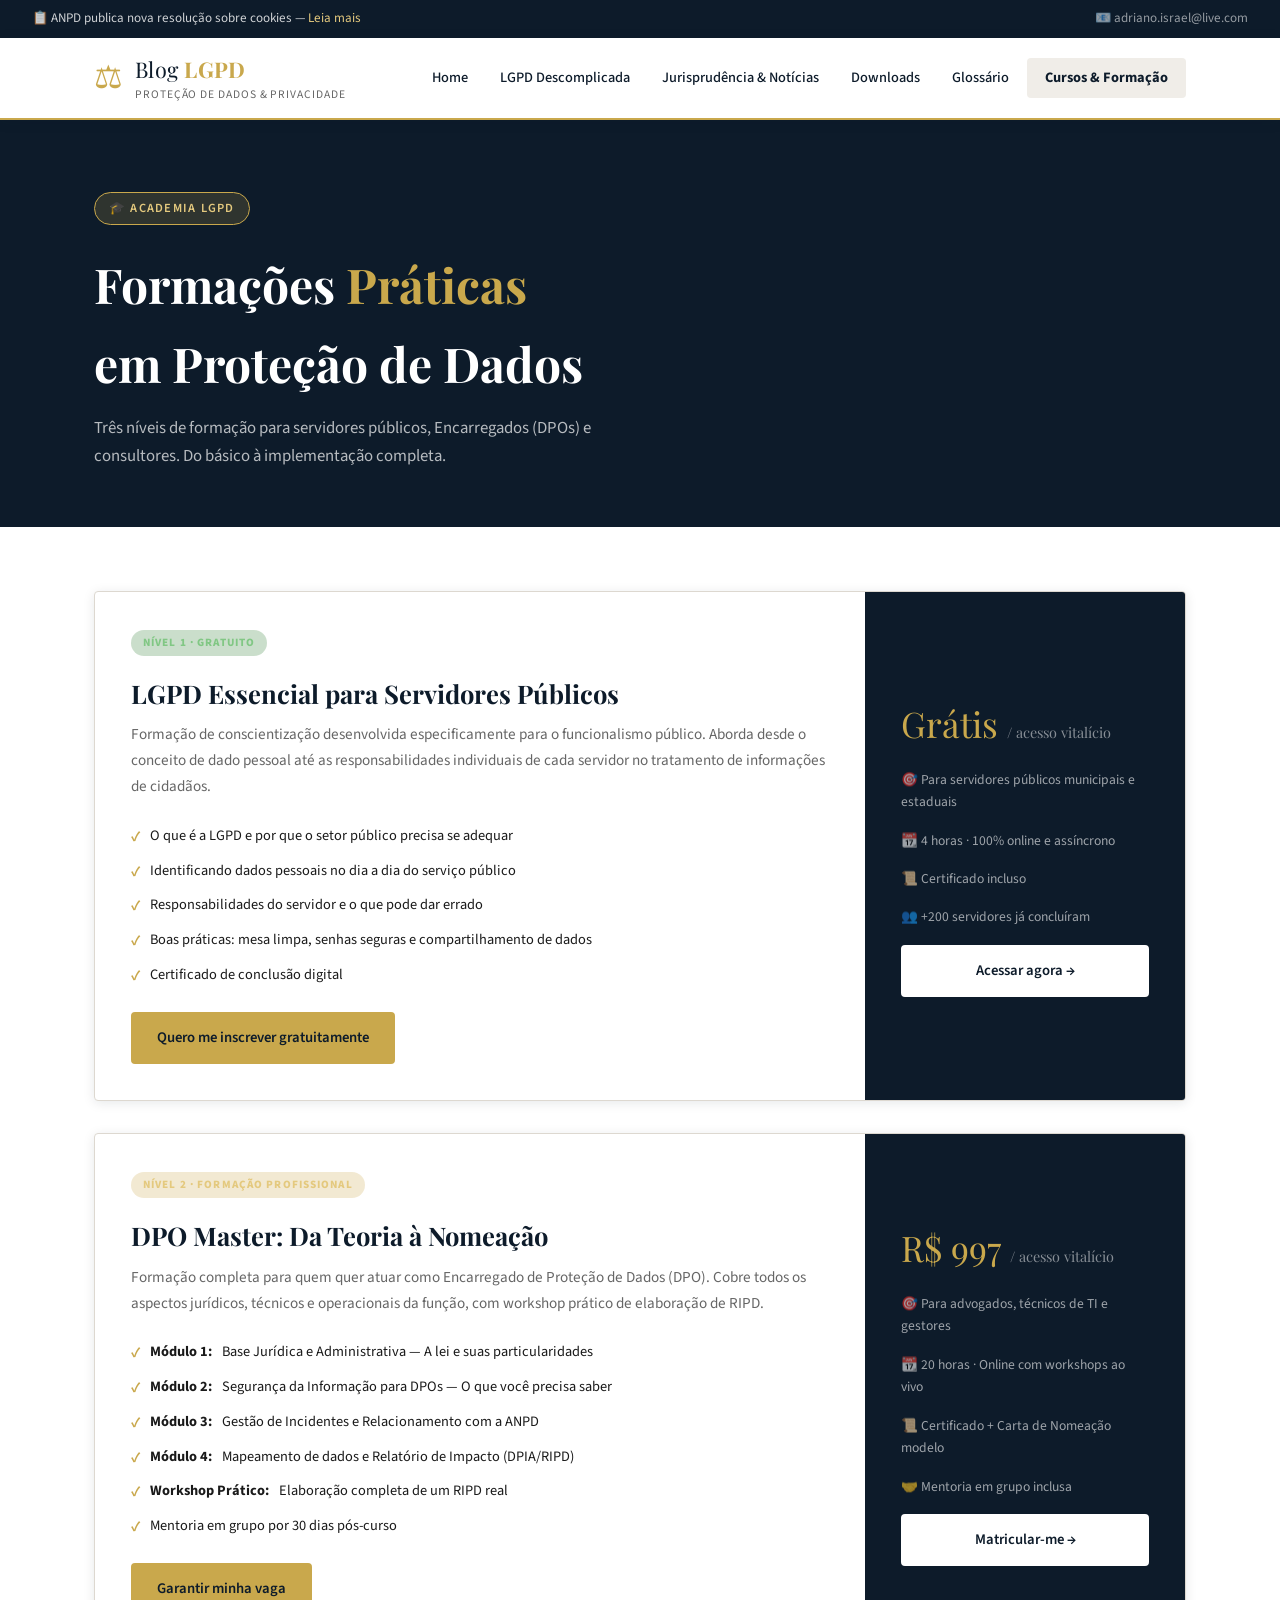
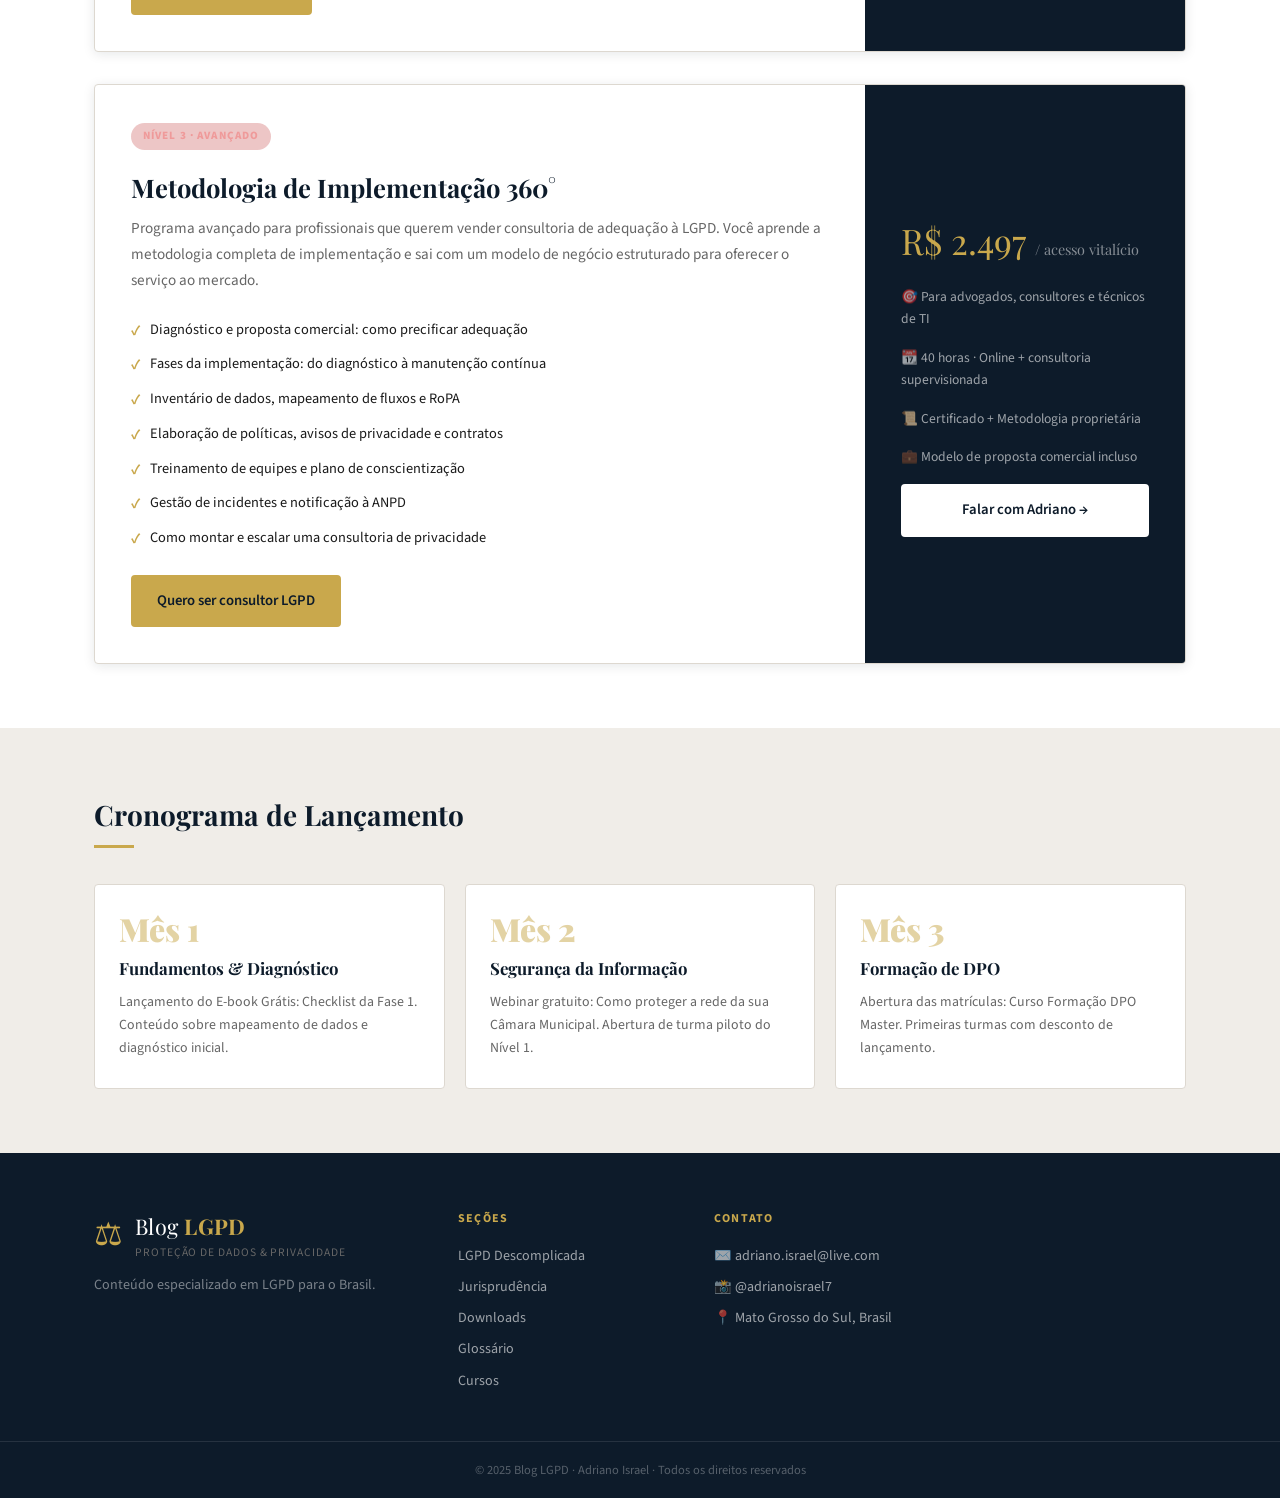
<file: cursos.html>
<!DOCTYPE html>
<html lang="pt-BR">
<head>
  <meta charset="UTF-8"/><meta name="viewport" content="width=device-width, initial-scale=1.0"/>
  <title>Cursos & Formação | Academia LGPD</title>
  <link rel="preconnect" href="https://fonts.googleapis.com">
  <link href="https://fonts.googleapis.com/css2?family=Playfair+Display:wght@400;600;700;900&family=Source+Sans+3:wght@300;400;500;600&display=swap" rel="stylesheet">
  <link rel="stylesheet" href="style.css">
  <style>
    .cursos-hero { background: var(--navy); color: white; padding: 72px 0 56px; }
    .cursos-hero h1 { font-family:'Playfair Display',serif; font-size:clamp(2rem,4vw,3rem); margin-bottom:12px; }
    .cursos-hero h1 em { color:var(--gold); font-style:normal; }
    .cursos-hero p { color:rgba(255,255,255,.7); font-size:1.05rem; max-width:560px; }
    .nivel-badge { display:inline-block; font-size:.7rem; font-weight:800; letter-spacing:.1em; text-transform:uppercase; padding:4px 12px; border-radius:20px; margin-bottom:16px; }
    .nivel-0 { background:rgba(46,125,50,.25); color:#81c784; }
    .nivel-1 { background:rgba(201,168,76,.25); color:var(--gold-light); }
    .nivel-2 { background:rgba(183,28,28,.25); color:#ef9a9a; }
    .curso-full-card { background:var(--white); border:1px solid var(--gray-border); border-radius:var(--radius); overflow:hidden; box-shadow:var(--shadow); }
    .curso-full-card + .curso-full-card { margin-top:32px; }
    .curso-card-inner { display:grid; grid-template-columns:1fr 320px; }
    .curso-body { padding:36px; }
    .curso-body h2 { font-family:'Playfair Display',serif; font-size:1.6rem; color:var(--navy); margin-bottom:8px; }
    .curso-body .desc { color:var(--text-muted); font-size:.95rem; margin-bottom:24px; line-height:1.7; }
    .modulos-list { list-style:none; margin-bottom:24px; }
    .modulos-list li { display:flex; align-items:flex-start; gap:10px; margin-bottom:10px; font-size:.9rem; }
    .modulos-list li::before { content:'✓'; color:var(--gold); font-weight:700; flex-shrink:0; margin-top:1px; }
    .curso-sidebar { background:var(--navy); padding:36px; display:flex; flex-direction:column; justify-content:center; gap:16px; }
    .curso-preco { font-family:'Playfair Display',serif; font-size:2.2rem; color:var(--gold); }
    .curso-preco small { font-size:.9rem; color:rgba(255,255,255,.5); font-family:inherit; }
    .curso-sidebar p { color:rgba(255,255,255,.6); font-size:.85rem; }
    .curso-sidebar .btn { width:100%; justify-content:center; }
    @media(max-width:760px){ .curso-card-inner{grid-template-columns:1fr} }
  </style>
</head>
<body>
  <div class="topbar"><span>📋 ANPD publica nova resolução sobre cookies — <a href="noticias.html">Leia mais</a></span><span class="topbar-right">📧 adriano.israel@live.com</span></div>
  <header class="header" id="header">
    <div class="container header-inner">
      <div class="logo"><span class="logo-icon">⚖</span><div><span class="logo-title">Blog <strong>LGPD</strong></span><span class="logo-sub">Proteção de Dados & Privacidade</span></div></div>
      <nav class="nav" id="nav">
        <a href="index.html" class="nav-link">Home</a>
        <a href="lgpd-descomplicada.html" class="nav-link">LGPD Descomplicada</a>
        <a href="noticias.html" class="nav-link">Jurisprudência & Notícias</a>
        <a href="downloads.html" class="nav-link">Downloads</a>
        <a href="glossario.html" class="nav-link">Glossário</a>
        <a href="cursos.html" class="nav-link nav-cta active">Cursos & Formação</a>
      </nav>
      <button class="menu-toggle" id="menuToggle"><span></span><span></span><span></span></button>
    </div>
  </header>

  <section class="cursos-hero">
    <div class="container">
      <div class="hero-badge">🎓 Academia LGPD</div>
      <h1>Formações <em>Práticas</em><br>em Proteção de Dados</h1>
      <p>Três níveis de formação para servidores públicos, Encarregados (DPOs) e consultores. Do básico à implementação completa.</p>
    </div>
  </section>

  <section class="section">
    <div class="container">
      <!-- NÍVEL 1 -->
      <div class="curso-full-card">
        <div class="curso-card-inner">
          <div class="curso-body">
            <span class="nivel-badge nivel-0">Nível 1 · Gratuito</span>
            <h2>LGPD Essencial para Servidores Públicos</h2>
            <p class="desc">Formação de conscientização desenvolvida especificamente para o funcionalismo público. Aborda desde o conceito de dado pessoal até as responsabilidades individuais de cada servidor no tratamento de informações de cidadãos.</p>
            <ul class="modulos-list">
              <li>O que é a LGPD e por que o setor público precisa se adequar</li>
              <li>Identificando dados pessoais no dia a dia do serviço público</li>
              <li>Responsabilidades do servidor e o que pode dar errado</li>
              <li>Boas práticas: mesa limpa, senhas seguras e compartilhamento de dados</li>
              <li>Certificado de conclusão digital</li>
            </ul>
            <a href="mailto:adriano.israel@live.com" class="btn btn-primary">Quero me inscrever gratuitamente</a>
          </div>
          <div class="curso-sidebar">
            <div class="curso-preco">Grátis <small>/ acesso vitalício</small></div>
            <p>🎯 Para servidores públicos municipais e estaduais</p>
            <p>📆 4 horas · 100% online e assíncrono</p>
            <p>📜 Certificado incluso</p>
            <p>👥 +200 servidores já concluíram</p>
            <a href="mailto:adriano.israel@live.com" class="btn btn-white">Acessar agora →</a>
          </div>
        </div>
      </div>

      <!-- NÍVEL 2 -->
      <div class="curso-full-card">
        <div class="curso-card-inner">
          <div class="curso-body">
            <span class="nivel-badge nivel-1">Nível 2 · Formação Profissional</span>
            <h2>DPO Master: Da Teoria à Nomeação</h2>
            <p class="desc">Formação completa para quem quer atuar como Encarregado de Proteção de Dados (DPO). Cobre todos os aspectos jurídicos, técnicos e operacionais da função, com workshop prático de elaboração de RIPD.</p>
            <ul class="modulos-list">
              <li><strong>Módulo 1:</strong> Base Jurídica e Administrativa — A lei e suas particularidades</li>
              <li><strong>Módulo 2:</strong> Segurança da Informação para DPOs — O que você precisa saber</li>
              <li><strong>Módulo 3:</strong> Gestão de Incidentes e Relacionamento com a ANPD</li>
              <li><strong>Módulo 4:</strong> Mapeamento de dados e Relatório de Impacto (DPIA/RIPD)</li>
              <li><strong>Workshop Prático:</strong> Elaboração completa de um RIPD real</li>
              <li>Mentoria em grupo por 30 dias pós-curso</li>
            </ul>
            <a href="mailto:adriano.israel@live.com" class="btn btn-primary">Garantir minha vaga</a>
          </div>
          <div class="curso-sidebar">
            <div class="curso-preco">R$&nbsp;997 <small>/ acesso vitalício</small></div>
            <p>🎯 Para advogados, técnicos de TI e gestores</p>
            <p>📆 20 horas · Online com workshops ao vivo</p>
            <p>📜 Certificado + Carta de Nomeação modelo</p>
            <p>🤝 Mentoria em grupo inclusa</p>
            <a href="mailto:adriano.israel@live.com" class="btn btn-white">Matricular-me →</a>
          </div>
        </div>
      </div>

      <!-- NÍVEL 3 -->
      <div class="curso-full-card">
        <div class="curso-card-inner">
          <div class="curso-body">
            <span class="nivel-badge nivel-2">Nível 3 · Avançado</span>
            <h2>Metodologia de Implementação 360°</h2>
            <p class="desc">Programa avançado para profissionais que querem vender consultoria de adequação à LGPD. Você aprende a metodologia completa de implementação e sai com um modelo de negócio estruturado para oferecer o serviço ao mercado.</p>
            <ul class="modulos-list">
              <li>Diagnóstico e proposta comercial: como precificar adequação</li>
              <li>Fases da implementação: do diagnóstico à manutenção contínua</li>
              <li>Inventário de dados, mapeamento de fluxos e RoPA</li>
              <li>Elaboração de políticas, avisos de privacidade e contratos</li>
              <li>Treinamento de equipes e plano de conscientização</li>
              <li>Gestão de incidentes e notificação à ANPD</li>
              <li>Como montar e escalar uma consultoria de privacidade</li>
            </ul>
            <a href="mailto:adriano.israel@live.com" class="btn btn-primary">Quero ser consultor LGPD</a>
          </div>
          <div class="curso-sidebar">
            <div class="curso-preco">R$&nbsp;2.497 <small>/ acesso vitalício</small></div>
            <p>🎯 Para advogados, consultores e técnicos de TI</p>
            <p>📆 40 horas · Online + consultoria supervisionada</p>
            <p>📜 Certificado + Metodologia proprietária</p>
            <p>💼 Modelo de proposta comercial incluso</p>
            <a href="mailto:adriano.israel@live.com" class="btn btn-white">Falar com Adriano →</a>
          </div>
        </div>
      </div>
    </div>
  </section>

  <!-- Cronograma -->
  <section class="section section-gray">
    <div class="container">
      <div class="section-header"><h2>Cronograma de Lançamento</h2></div>
      <div class="trilha-grid">
        <div class="trilha-card"><div class="trilha-num">Mês 1</div><h3>Fundamentos & Diagnóstico</h3><p>Lançamento do E-book Grátis: Checklist da Fase 1. Conteúdo sobre mapeamento de dados e diagnóstico inicial.</p></div>
        <div class="trilha-card"><div class="trilha-num">Mês 2</div><h3>Segurança da Informação</h3><p>Webinar gratuito: Como proteger a rede da sua Câmara Municipal. Abertura de turma piloto do Nível 1.</p></div>
        <div class="trilha-card"><div class="trilha-num">Mês 3</div><h3>Formação de DPO</h3><p>Abertura das matrículas: Curso Formação DPO Master. Primeiras turmas com desconto de lançamento.</p></div>
      </div>
    </div>
  </section>

  <footer class="footer"><div class="container footer-grid"><div><div class="logo"><span class="logo-icon">⚖</span><div><span class="logo-title">Blog <strong>LGPD</strong></span><span class="logo-sub">Proteção de Dados & Privacidade</span></div></div><p class="footer-desc">Conteúdo especializado em LGPD para o Brasil.</p></div><div><h4>Seções</h4><ul><li><a href="lgpd-descomplicada.html">LGPD Descomplicada</a></li><li><a href="noticias.html">Jurisprudência</a></li><li><a href="downloads.html">Downloads</a></li><li><a href="glossario.html">Glossário</a></li><li><a href="cursos.html">Cursos</a></li></ul></div><div><h4>Contato</h4><ul><li>✉️ adriano.israel@live.com</li><li>📸 @adrianoisrael7</li><li>📍 Mato Grosso do Sul, Brasil</li></ul></div></div><div class="footer-bottom"><p>© 2025 Blog LGPD · Adriano Israel · Todos os direitos reservados</p></div></footer>
  <script src="script.js"></script>
</body>
</html>
</file>
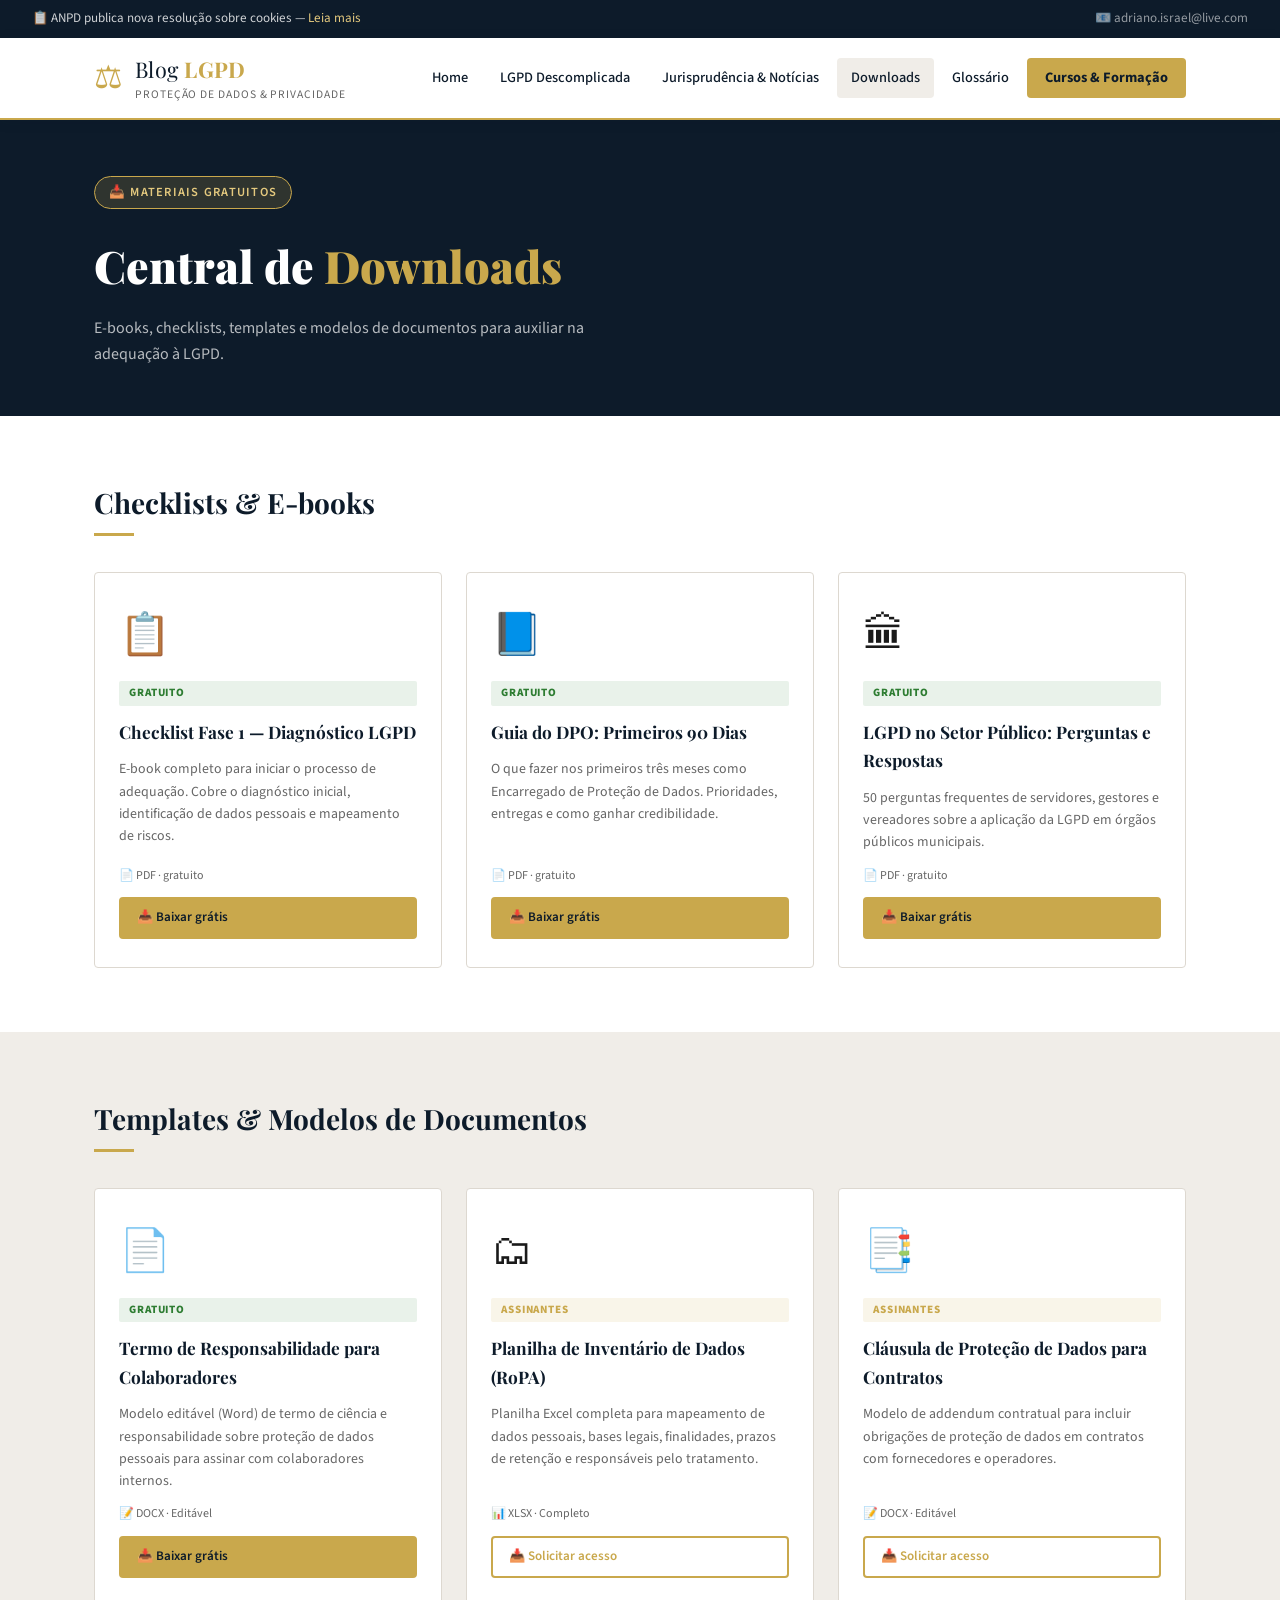
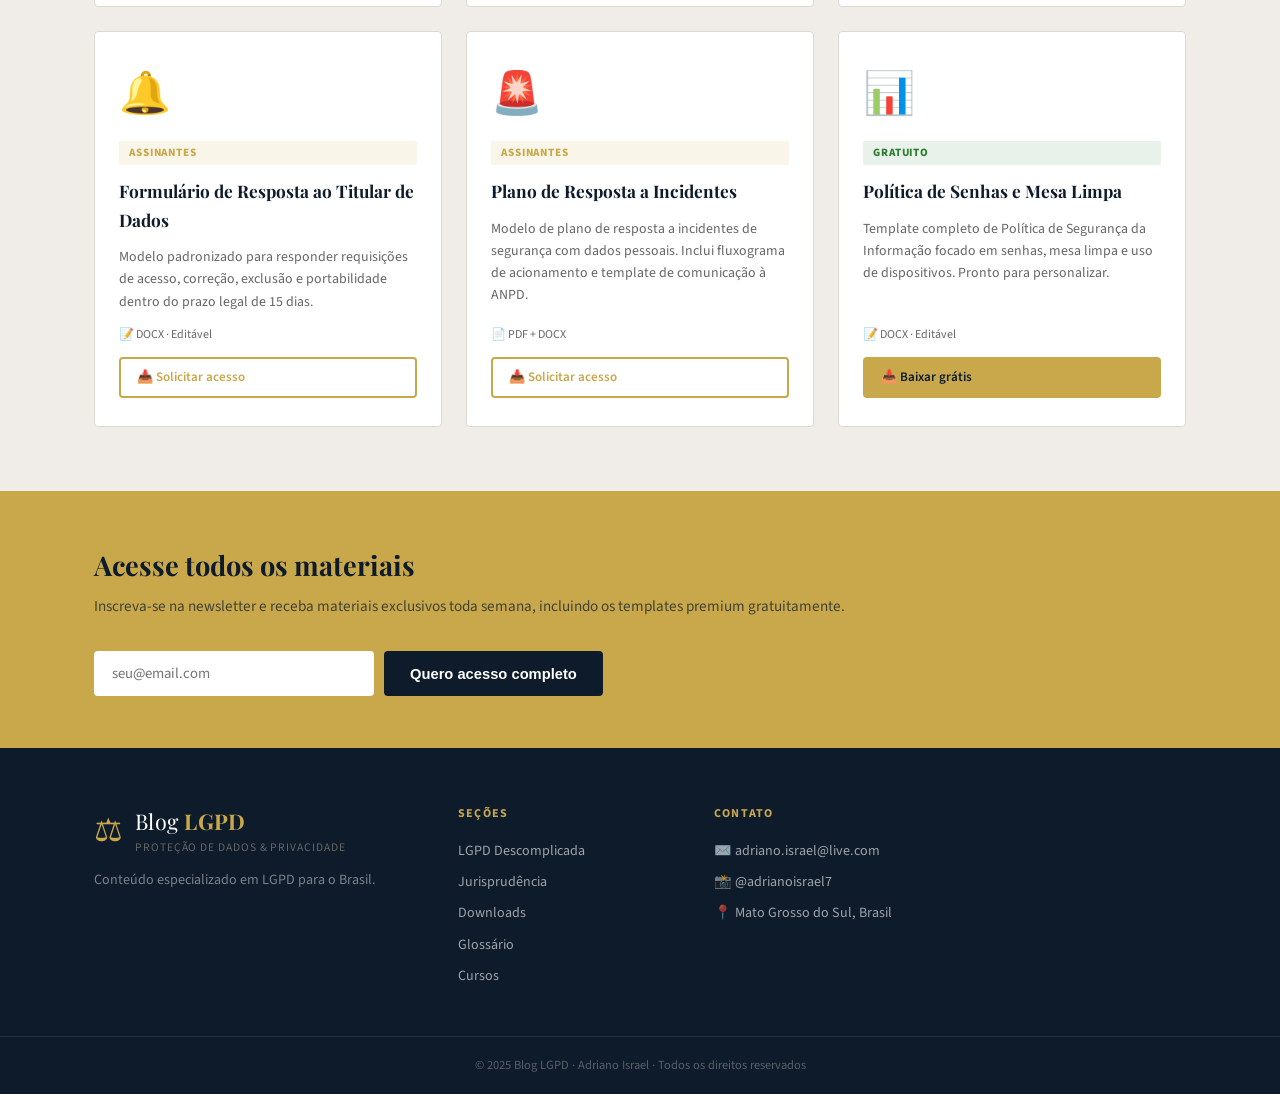
<file: downloads.html>
<!DOCTYPE html>
<html lang="pt-BR">
<head>
  <meta charset="UTF-8"/><meta name="viewport" content="width=device-width, initial-scale=1.0"/>
  <title>Central de Downloads | Blog LGPD</title>
  <link rel="preconnect" href="https://fonts.googleapis.com">
  <link href="https://fonts.googleapis.com/css2?family=Playfair+Display:wght@400;600;700;900&family=Source+Sans+3:wght@300;400;500;600&display=swap" rel="stylesheet">
  <link rel="stylesheet" href="style.css">
  <style>
    .dl-grid { display:grid; grid-template-columns:repeat(3,1fr); gap:24px; }
    .dl-card { background:var(--white); border:1px solid var(--gray-border); border-radius:var(--radius); padding:28px 24px; display:flex; flex-direction:column; gap:12px; transition:all .25s; }
    .dl-card:hover { box-shadow:var(--shadow-lg); border-color:var(--gold); }
    .dl-big-icon { font-size:2.6rem; }
    .dl-card h3 { font-family:'Playfair Display',serif; font-size:1.08rem; color:var(--navy); }
    .dl-card p { font-size:.87rem; color:var(--text-muted); flex:1; line-height:1.6; }
    .dl-meta { display:flex; gap:16px; font-size:.75rem; color:var(--text-muted); }
    .dl-free { font-size:.7rem; font-weight:800; text-transform:uppercase; letter-spacing:.08em; color:#2e7d32; background:rgba(46,125,50,.1); padding:3px 10px; border-radius:2px; }
    .dl-premium { font-size:.7rem; font-weight:800; text-transform:uppercase; letter-spacing:.08em; color:var(--gold); background:rgba(201,168,76,.12); padding:3px 10px; border-radius:2px; }
    .dl-form { background:var(--navy); padding:28px 32px; border-radius:var(--radius); display:flex; gap:12px; align-items:flex-end; flex-wrap:wrap; }
    .dl-form label { display:block; color:rgba(255,255,255,.7); font-size:.82rem; margin-bottom:6px; }
    .dl-form input { padding:11px 16px; border:none; border-radius:var(--radius); font-size:.9rem; font-family:inherit; width:280px; }
    @media(max-width:760px){ .dl-grid{grid-template-columns:1fr} }
  </style>
</head>
<body>
  <div class="topbar"><span>📋 ANPD publica nova resolução sobre cookies — <a href="noticias.html">Leia mais</a></span><span class="topbar-right">📧 adriano.israel@live.com</span></div>
  <header class="header" id="header">
    <div class="container header-inner">
      <div class="logo"><span class="logo-icon">⚖</span><div><span class="logo-title">Blog <strong>LGPD</strong></span><span class="logo-sub">Proteção de Dados & Privacidade</span></div></div>
      <nav class="nav" id="nav">
        <a href="index.html" class="nav-link">Home</a>
        <a href="lgpd-descomplicada.html" class="nav-link">LGPD Descomplicada</a>
        <a href="noticias.html" class="nav-link">Jurisprudência & Notícias</a>
        <a href="downloads.html" class="nav-link active">Downloads</a>
        <a href="glossario.html" class="nav-link">Glossário</a>
        <a href="cursos.html" class="nav-link nav-cta">Cursos & Formação</a>
      </nav>
      <button class="menu-toggle" id="menuToggle"><span></span><span></span><span></span></button>
    </div>
  </header>

  <section class="page-hero">
    <div class="container">
      <div class="hero-badge">📥 Materiais Gratuitos</div>
      <h1>Central de <em>Downloads</em></h1>
      <p>E-books, checklists, templates e modelos de documentos para auxiliar na adequação à LGPD.</p>
    </div>
  </section>

  <section class="section">
    <div class="container">
      <div class="section-header"><h2>Checklists & E-books</h2></div>
      <div class="dl-grid">
        <div class="dl-card">
          <div class="dl-big-icon">📋</div>
          <span class="dl-free">Gratuito</span>
          <h3>Checklist Fase 1 — Diagnóstico LGPD</h3>
          <p>E-book completo para iniciar o processo de adequação. Cobre o diagnóstico inicial, identificação de dados pessoais e mapeamento de riscos.</p>
          <div class="dl-meta"><span>📄 PDF · gratuito</span></div>
          <a href="https://drive.google.com/uc?export=download&id=1Ug9Cm7L6EzJ5E6k0MHvowgvdHMQ-Z-t-" class="btn btn-primary btn-sm">📥 Baixar grátis</a>
        </div>
        <div class="dl-card">
          <div class="dl-big-icon">📘</div>
          <span class="dl-free">Gratuito</span>
          <h3>Guia do DPO: Primeiros 90 Dias</h3>
          <p>O que fazer nos primeiros três meses como Encarregado de Proteção de Dados. Prioridades, entregas e como ganhar credibilidade.</p>
          <div class="dl-meta"><span>📄 PDF · gratuito</span></div>
          <a href="https://drive.google.com/file/d/1BvM9b_6kVYmXmfFx4XWMLUU1F_2EUfs4/view?usp=sharing" class="btn btn-primary btn-sm">📥 Baixar grátis</a>
        </div>
        <div class="dl-card">
          <div class="dl-big-icon">🏛</div>
          <span class="dl-free">Gratuito</span>
          <h3>LGPD no Setor Público: Perguntas e Respostas</h3>
          <p>50 perguntas frequentes de servidores, gestores e vereadores sobre a aplicação da LGPD em órgãos públicos municipais.</p>
          <div class="dl-meta"><span>📄 PDF · gratuito</span></div>
          <a href="https://drive.google.com/file/d/1H4fpcHJb3nTgKr1fa1uFRGjEra5FUnPm/view?usp=sharing" class="btn btn-primary btn-sm">📥 Baixar grátis</a>
        </div>
      </div>
    </div>
  </section>

  <section class="section section-gray">
    <div class="container">
      <div class="section-header"><h2>Templates & Modelos de Documentos</h2></div>
      <div class="dl-grid">
        <div class="dl-card">
          <div class="dl-big-icon">📄</div>
          <span class="dl-free">Gratuito</span>
          <h3>Termo de Responsabilidade para Colaboradores</h3>
          <p>Modelo editável (Word) de termo de ciência e responsabilidade sobre proteção de dados pessoais para assinar com colaboradores internos.</p>
          <div class="dl-meta"><span>📝 DOCX · Editável</span></div>
          <a href="https://docs.google.com/document/d/11427WGi9Vo7BJHS-fzWpq5HEm51y8I6T/edit?usp=drive_link&ouid=113654629868902498190&rtpof=true&sd=true" class="btn btn-primary btn-sm">📥 Baixar grátis</a>
        </div>
        <div class="dl-card">
          <div class="dl-big-icon">🗂</div>
          <span class="dl-premium">Assinantes</span>
          <h3>Planilha de Inventário de Dados (RoPA)</h3>
          <p>Planilha Excel completa para mapeamento de dados pessoais, bases legais, finalidades, prazos de retenção e responsáveis pelo tratamento.</p>
          <div class="dl-meta"><span>📊 XLSX · Completo</span></div>
          <a href="mailto:adriano.israel@live.com?subject=Download: Planilha RoPA" class="btn btn-outline btn-sm" style="border-color:var(--gold);color:var(--gold)">📥 Solicitar acesso</a>
        </div>
        <div class="dl-card">
          <div class="dl-big-icon">📑</div>
          <span class="dl-premium">Assinantes</span>
          <h3>Cláusula de Proteção de Dados para Contratos</h3>
          <p>Modelo de addendum contratual para incluir obrigações de proteção de dados em contratos com fornecedores e operadores.</p>
          <div class="dl-meta"><span>📝 DOCX · Editável</span></div>
          <a href="mailto:adriano.israel@live.com?subject=Download: Cláusula Contratual" class="btn btn-outline btn-sm" style="border-color:var(--gold);color:var(--gold)">📥 Solicitar acesso</a>
        </div>
        <div class="dl-card">
          <div class="dl-big-icon">🔔</div>
          <span class="dl-premium">Assinantes</span>
          <h3>Formulário de Resposta ao Titular de Dados</h3>
          <p>Modelo padronizado para responder requisições de acesso, correção, exclusão e portabilidade dentro do prazo legal de 15 dias.</p>
          <div class="dl-meta"><span>📝 DOCX · Editável</span></div>
          <a href="mailto:adriano.israel@live.com?subject=Download: Formulário Titular" class="btn btn-outline btn-sm" style="border-color:var(--gold);color:var(--gold)">📥 Solicitar acesso</a>
        </div>
        <div class="dl-card">
          <div class="dl-big-icon">🚨</div>
          <span class="dl-premium">Assinantes</span>
          <h3>Plano de Resposta a Incidentes</h3>
          <p>Modelo de plano de resposta a incidentes de segurança com dados pessoais. Inclui fluxograma de acionamento e template de comunicação à ANPD.</p>
          <div class="dl-meta"><span>📄 PDF + DOCX</span></div>
          <a href="mailto:adriano.israel@live.com?subject=Download: Plano de Incidentes" class="btn btn-outline btn-sm" style="border-color:var(--gold);color:var(--gold)">📥 Solicitar acesso</a>
        </div>
        <div class="dl-card">
          <div class="dl-big-icon">📊</div>
          <span class="dl-free">Gratuito</span>
          <h3>Política de Senhas e Mesa Limpa</h3>
          <p>Template completo de Política de Segurança da Informação focado em senhas, mesa limpa e uso de dispositivos. Pronto para personalizar.</p>
          <div class="dl-meta"><span>📝 DOCX · Editável</span></div>
          <a href="mailto:adriano.israel@live.com?subject=Download: Política de Senhas" class="btn btn-primary btn-sm">📥 Baixar grátis</a>
        </div>
      </div>
    </div>
  </section>

  <!-- CTA Newsletter para materiais premium -->
  <section class="section-newsletter">
    <div class="container newsletter-inner">
      <div><h2>Acesse todos os materiais</h2><p>Inscreva-se na newsletter e receba materiais exclusivos toda semana, incluindo os templates premium gratuitamente.</p></div>
      <form class="newsletter-form" onsubmit="return false;"><input type="email" placeholder="seu@email.com" required /><button type="submit" class="btn btn-primary">Quero acesso completo</button></form>
    </div>
  </section>

  <footer class="footer"><div class="container footer-grid"><div><div class="logo"><span class="logo-icon">⚖</span><div><span class="logo-title">Blog <strong>LGPD</strong></span><span class="logo-sub">Proteção de Dados & Privacidade</span></div></div><p class="footer-desc">Conteúdo especializado em LGPD para o Brasil.</p></div><div><h4>Seções</h4><ul><li><a href="lgpd-descomplicada.html">LGPD Descomplicada</a></li><li><a href="noticias.html">Jurisprudência</a></li><li><a href="downloads.html">Downloads</a></li><li><a href="glossario.html">Glossário</a></li><li><a href="cursos.html">Cursos</a></li></ul></div><div><h4>Contato</h4><ul><li>✉️ adriano.israel@live.com</li><li>📸 @adrianoisrael7</li><li>📍 Mato Grosso do Sul, Brasil</li></ul></div></div><div class="footer-bottom"><p>© 2025 Blog LGPD · Adriano Israel · Todos os direitos reservados</p></div></footer>
  <script src="script.js"></script>
</body>
</html>
</file>
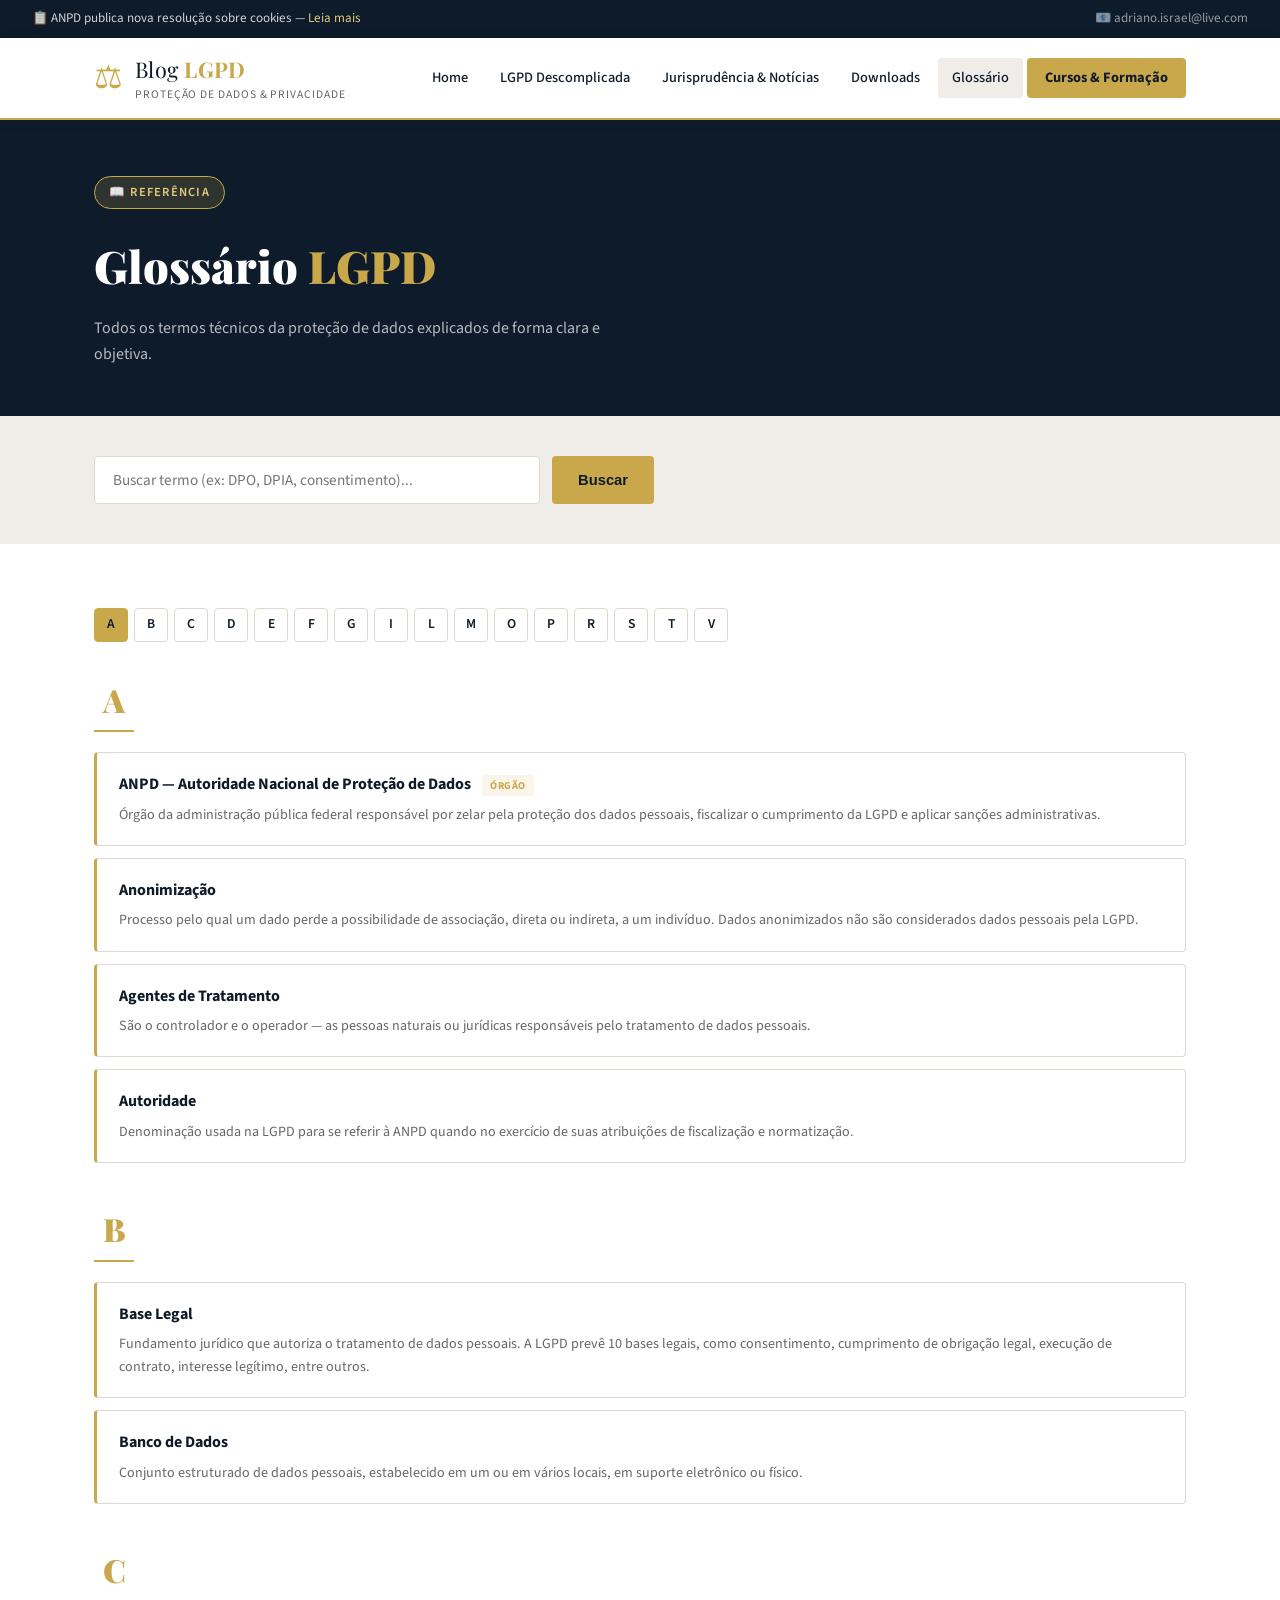
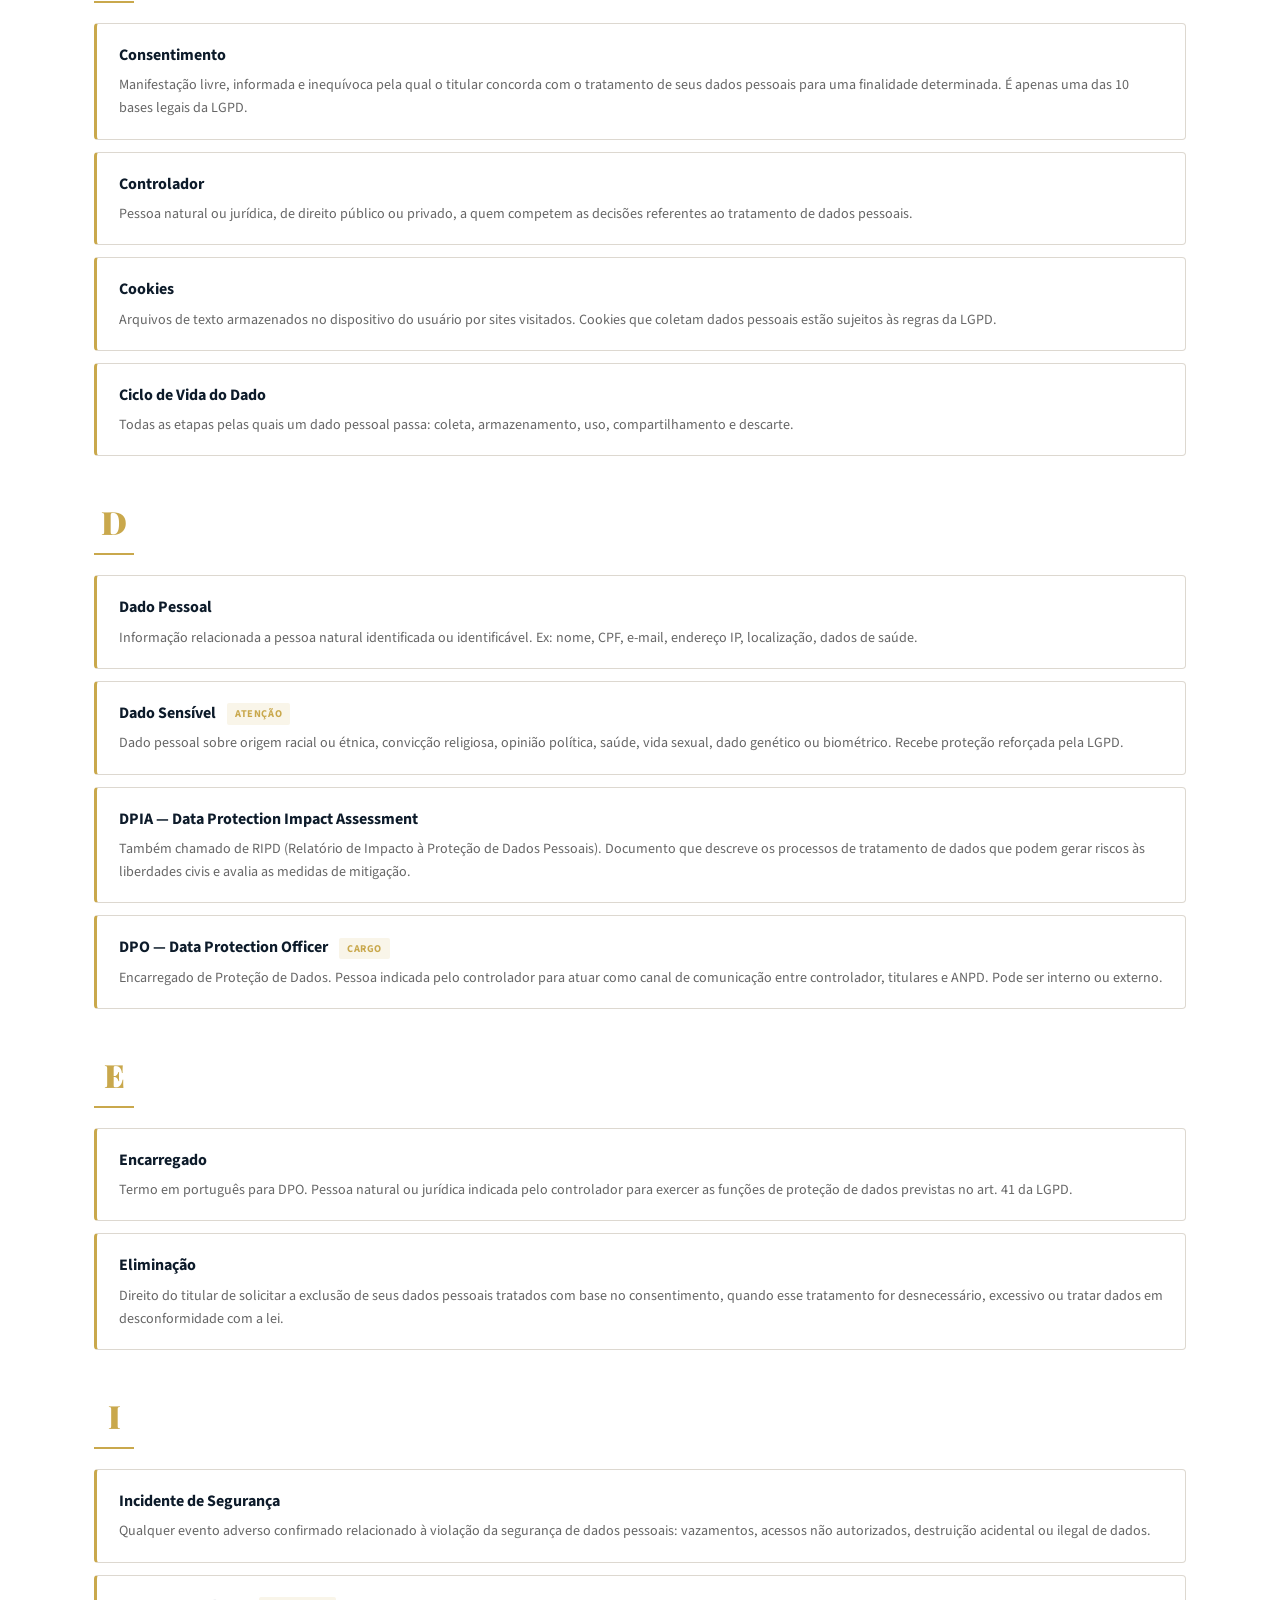
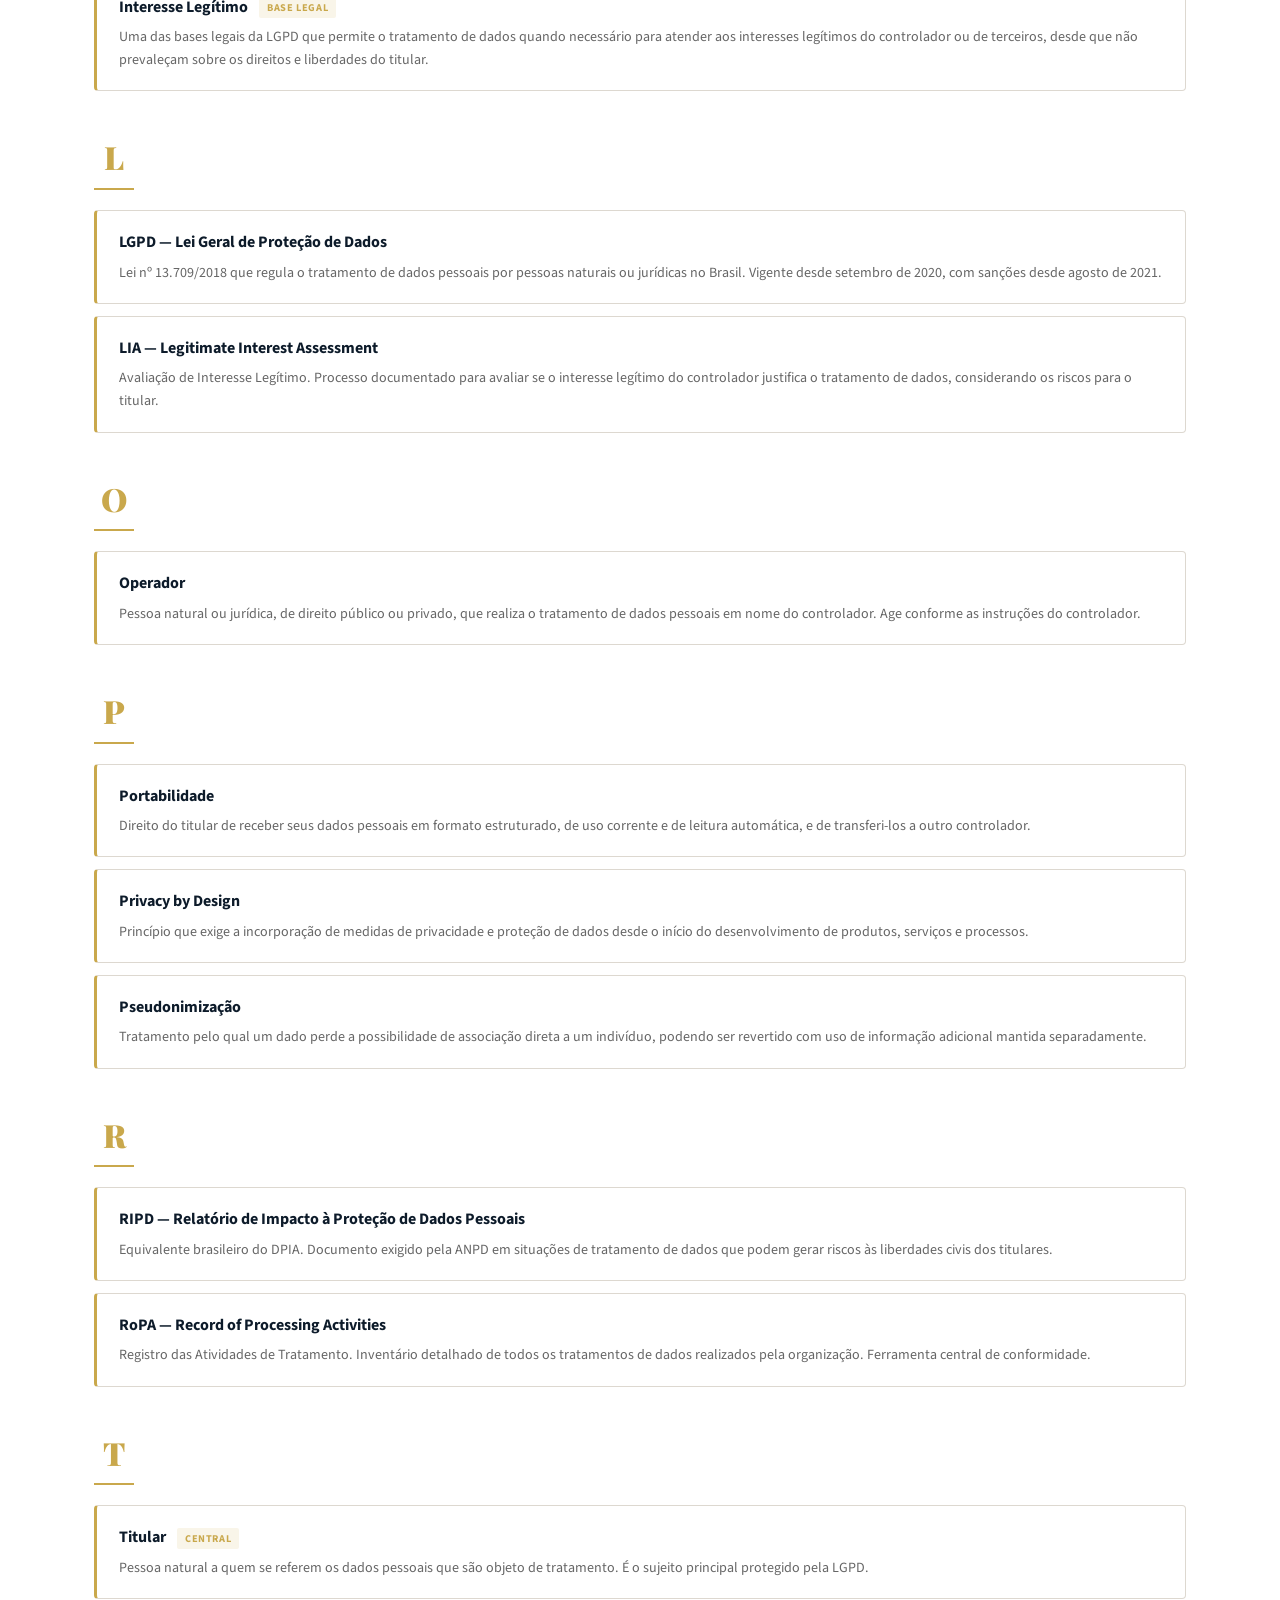
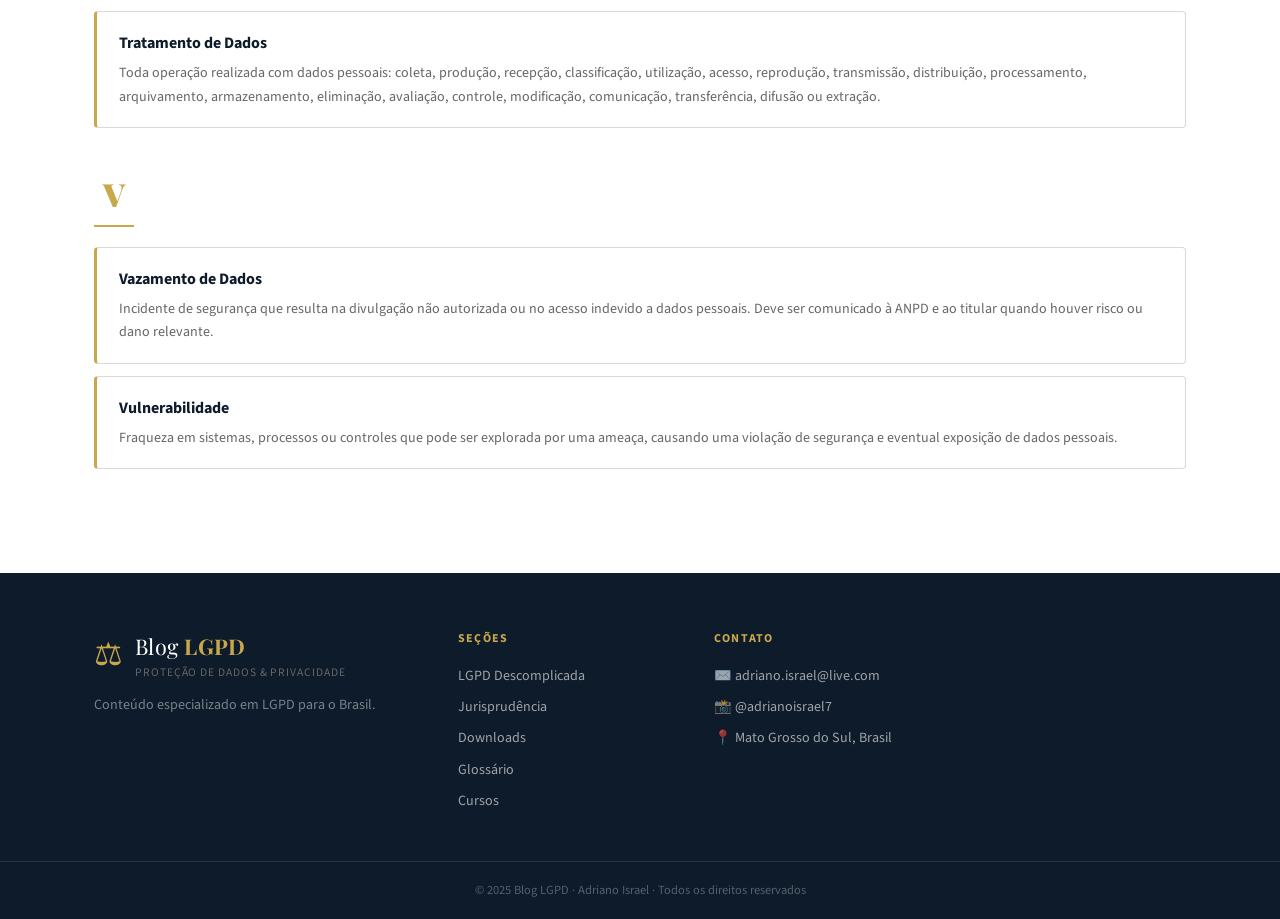
<file: glossario.html>
<!DOCTYPE html>
<html lang="pt-BR">
<head>
  <meta charset="UTF-8"/><meta name="viewport" content="width=device-width, initial-scale=1.0"/>
  <title>Glossário LGPD | Blog LGPD</title>
  <link rel="preconnect" href="https://fonts.googleapis.com">
  <link href="https://fonts.googleapis.com/css2?family=Playfair+Display:wght@400;600;700;900&family=Source+Sans+3:wght@300;400;500;600&display=swap" rel="stylesheet">
  <link rel="stylesheet" href="style.css">
  <style>
    .glossario-search { background:var(--gray-bg); padding:40px 0; }
    .search-box { display:flex; gap:12px; max-width:560px; }
    .search-box input { flex:1; padding:12px 18px; border:1px solid var(--gray-border); border-radius:var(--radius); font-size:.95rem; font-family:inherit; }
    .search-box input:focus { outline:2px solid var(--gold); border-color:transparent; }
    .alfa-nav { display:flex; gap:6px; flex-wrap:wrap; margin-bottom:32px; }
    .alfa-nav a { width:34px; height:34px; display:flex; align-items:center; justify-content:center; border:1px solid var(--gray-border); border-radius:var(--radius); font-size:.85rem; font-weight:600; color:var(--navy); transition:.2s; }
    .alfa-nav a:hover, .alfa-nav a.active { background:var(--gold); border-color:var(--gold); color:var(--navy); }
    .glossario-group { margin-bottom:40px; }
    .glossario-letra { font-family:'Playfair Display',serif; font-size:2rem; color:var(--gold); font-weight:900; border-bottom:2px solid var(--gold); display:inline-block; padding-bottom:4px; margin-bottom:20px; min-width:40px; text-align:center; }
    .termo-card { background:var(--white); border:1px solid var(--gray-border); border-left:3px solid var(--gold); border-radius:var(--radius); padding:18px 22px; margin-bottom:12px; }
    .termo-card h3 { font-size:1rem; font-weight:700; color:var(--navy); margin-bottom:6px; }
    .termo-card p { font-size:.88rem; color:var(--text-muted); line-height:1.65; }
    .termo-tag { display:inline-block; font-size:.65rem; font-weight:700; text-transform:uppercase; letter-spacing:.06em; padding:2px 8px; border-radius:2px; margin-left:8px; background:rgba(201,168,76,.12); color:var(--gold); vertical-align:middle; }
  </style>
</head>
<body>
  <div class="topbar"><span>📋 ANPD publica nova resolução sobre cookies — <a href="noticias.html">Leia mais</a></span><span class="topbar-right">📧 adriano.israel@live.com</span></div>
  <header class="header" id="header">
    <div class="container header-inner">
      <div class="logo"><span class="logo-icon">⚖</span><div><span class="logo-title">Blog <strong>LGPD</strong></span><span class="logo-sub">Proteção de Dados & Privacidade</span></div></div>
      <nav class="nav" id="nav">
        <a href="index.html" class="nav-link">Home</a>
        <a href="lgpd-descomplicada.html" class="nav-link">LGPD Descomplicada</a>
        <a href="noticias.html" class="nav-link">Jurisprudência & Notícias</a>
        <a href="downloads.html" class="nav-link">Downloads</a>
        <a href="glossario.html" class="nav-link active">Glossário</a>
        <a href="cursos.html" class="nav-link nav-cta">Cursos & Formação</a>
      </nav>
      <button class="menu-toggle" id="menuToggle"><span></span><span></span><span></span></button>
    </div>
  </header>

  <section class="page-hero">
    <div class="container">
      <div class="hero-badge">📖 Referência</div>
      <h1>Glossário <em>LGPD</em></h1>
      <p>Todos os termos técnicos da proteção de dados explicados de forma clara e objetiva.</p>
    </div>
  </section>

  <section class="glossario-search">
    <div class="container">
      <div class="search-box">
        <input type="text" id="searchTermo" placeholder="Buscar termo (ex: DPO, DPIA, consentimento)..." />
        <button class="btn btn-primary" onclick="filtrarTermos()">Buscar</button>
      </div>
    </div>
  </section>

  <section class="section">
    <div class="container">
      <div class="alfa-nav">
        <a href="#A" class="active">A</a><a href="#B">B</a><a href="#C">C</a><a href="#D">D</a>
        <a href="#E">E</a><a href="#F">F</a><a href="#G">G</a><a href="#I">I</a>
        <a href="#L">L</a><a href="#M">M</a><a href="#O">O</a><a href="#P">P</a>
        <a href="#R">R</a><a href="#S">S</a><a href="#T">T</a><a href="#V">V</a>
      </div>

      <div id="listaTermos">
        <div class="glossario-group" id="A">
          <div class="glossario-letra">A</div>
          <div class="termo-card"><h3>ANPD — Autoridade Nacional de Proteção de Dados <span class="termo-tag">Órgão</span></h3><p>Órgão da administração pública federal responsável por zelar pela proteção dos dados pessoais, fiscalizar o cumprimento da LGPD e aplicar sanções administrativas.</p></div>
          <div class="termo-card"><h3>Anonimização</h3><p>Processo pelo qual um dado perde a possibilidade de associação, direta ou indireta, a um indivíduo. Dados anonimizados não são considerados dados pessoais pela LGPD.</p></div>
          <div class="termo-card"><h3>Agentes de Tratamento</h3><p>São o controlador e o operador — as pessoas naturais ou jurídicas responsáveis pelo tratamento de dados pessoais.</p></div>
          <div class="termo-card"><h3>Autoridade</h3><p>Denominação usada na LGPD para se referir à ANPD quando no exercício de suas atribuições de fiscalização e normatização.</p></div>
        </div>

        <div class="glossario-group" id="B">
          <div class="glossario-letra">B</div>
          <div class="termo-card"><h3>Base Legal</h3><p>Fundamento jurídico que autoriza o tratamento de dados pessoais. A LGPD prevê 10 bases legais, como consentimento, cumprimento de obrigação legal, execução de contrato, interesse legítimo, entre outros.</p></div>
          <div class="termo-card"><h3>Banco de Dados</h3><p>Conjunto estruturado de dados pessoais, estabelecido em um ou em vários locais, em suporte eletrônico ou físico.</p></div>
        </div>

        <div class="glossario-group" id="C">
          <div class="glossario-letra">C</div>
          <div class="termo-card"><h3>Consentimento</h3><p>Manifestação livre, informada e inequívoca pela qual o titular concorda com o tratamento de seus dados pessoais para uma finalidade determinada. É apenas uma das 10 bases legais da LGPD.</p></div>
          <div class="termo-card"><h3>Controlador</h3><p>Pessoa natural ou jurídica, de direito público ou privado, a quem competem as decisões referentes ao tratamento de dados pessoais.</p></div>
          <div class="termo-card"><h3>Cookies</h3><p>Arquivos de texto armazenados no dispositivo do usuário por sites visitados. Cookies que coletam dados pessoais estão sujeitos às regras da LGPD.</p></div>
          <div class="termo-card"><h3>Ciclo de Vida do Dado</h3><p>Todas as etapas pelas quais um dado pessoal passa: coleta, armazenamento, uso, compartilhamento e descarte.</p></div>
        </div>

        <div class="glossario-group" id="D">
          <div class="glossario-letra">D</div>
          <div class="termo-card"><h3>Dado Pessoal</h3><p>Informação relacionada a pessoa natural identificada ou identificável. Ex: nome, CPF, e-mail, endereço IP, localização, dados de saúde.</p></div>
          <div class="termo-card"><h3>Dado Sensível <span class="termo-tag">Atenção</span></h3><p>Dado pessoal sobre origem racial ou étnica, convicção religiosa, opinião política, saúde, vida sexual, dado genético ou biométrico. Recebe proteção reforçada pela LGPD.</p></div>
          <div class="termo-card"><h3>DPIA — Data Protection Impact Assessment</h3><p>Também chamado de RIPD (Relatório de Impacto à Proteção de Dados Pessoais). Documento que descreve os processos de tratamento de dados que podem gerar riscos às liberdades civis e avalia as medidas de mitigação.</p></div>
          <div class="termo-card"><h3>DPO — Data Protection Officer <span class="termo-tag">Cargo</span></h3><p>Encarregado de Proteção de Dados. Pessoa indicada pelo controlador para atuar como canal de comunicação entre controlador, titulares e ANPD. Pode ser interno ou externo.</p></div>
        </div>

        <div class="glossario-group" id="E">
          <div class="glossario-letra">E</div>
          <div class="termo-card"><h3>Encarregado</h3><p>Termo em português para DPO. Pessoa natural ou jurídica indicada pelo controlador para exercer as funções de proteção de dados previstas no art. 41 da LGPD.</p></div>
          <div class="termo-card"><h3>Eliminação</h3><p>Direito do titular de solicitar a exclusão de seus dados pessoais tratados com base no consentimento, quando esse tratamento for desnecessário, excessivo ou tratar dados em desconformidade com a lei.</p></div>
        </div>

        <div class="glossario-group" id="I">
          <div class="glossario-letra">I</div>
          <div class="termo-card"><h3>Incidente de Segurança</h3><p>Qualquer evento adverso confirmado relacionado à violação da segurança de dados pessoais: vazamentos, acessos não autorizados, destruição acidental ou ilegal de dados.</p></div>
          <div class="termo-card"><h3>Interesse Legítimo <span class="termo-tag">Base Legal</span></h3><p>Uma das bases legais da LGPD que permite o tratamento de dados quando necessário para atender aos interesses legítimos do controlador ou de terceiros, desde que não prevaleçam sobre os direitos e liberdades do titular.</p></div>
        </div>

        <div class="glossario-group" id="L">
          <div class="glossario-letra">L</div>
          <div class="termo-card"><h3>LGPD — Lei Geral de Proteção de Dados</h3><p>Lei nº 13.709/2018 que regula o tratamento de dados pessoais por pessoas naturais ou jurídicas no Brasil. Vigente desde setembro de 2020, com sanções desde agosto de 2021.</p></div>
          <div class="termo-card"><h3>LIA — Legitimate Interest Assessment</h3><p>Avaliação de Interesse Legítimo. Processo documentado para avaliar se o interesse legítimo do controlador justifica o tratamento de dados, considerando os riscos para o titular.</p></div>
        </div>

        <div class="glossario-group" id="O">
          <div class="glossario-letra">O</div>
          <div class="termo-card"><h3>Operador</h3><p>Pessoa natural ou jurídica, de direito público ou privado, que realiza o tratamento de dados pessoais em nome do controlador. Age conforme as instruções do controlador.</p></div>
        </div>

        <div class="glossario-group" id="P">
          <div class="glossario-letra">P</div>
          <div class="termo-card"><h3>Portabilidade</h3><p>Direito do titular de receber seus dados pessoais em formato estruturado, de uso corrente e de leitura automática, e de transferi-los a outro controlador.</p></div>
          <div class="termo-card"><h3>Privacy by Design</h3><p>Princípio que exige a incorporação de medidas de privacidade e proteção de dados desde o início do desenvolvimento de produtos, serviços e processos.</p></div>
          <div class="termo-card"><h3>Pseudonimização</h3><p>Tratamento pelo qual um dado perde a possibilidade de associação direta a um indivíduo, podendo ser revertido com uso de informação adicional mantida separadamente.</p></div>
        </div>

        <div class="glossario-group" id="R">
          <div class="glossario-letra">R</div>
          <div class="termo-card"><h3>RIPD — Relatório de Impacto à Proteção de Dados Pessoais</h3><p>Equivalente brasileiro do DPIA. Documento exigido pela ANPD em situações de tratamento de dados que podem gerar riscos às liberdades civis dos titulares.</p></div>
          <div class="termo-card"><h3>RoPA — Record of Processing Activities</h3><p>Registro das Atividades de Tratamento. Inventário detalhado de todos os tratamentos de dados realizados pela organização. Ferramenta central de conformidade.</p></div>
        </div>

        <div class="glossario-group" id="T">
          <div class="glossario-letra">T</div>
          <div class="termo-card"><h3>Titular <span class="termo-tag">Central</span></h3><p>Pessoa natural a quem se referem os dados pessoais que são objeto de tratamento. É o sujeito principal protegido pela LGPD.</p></div>
          <div class="termo-card"><h3>Tratamento de Dados</h3><p>Toda operação realizada com dados pessoais: coleta, produção, recepção, classificação, utilização, acesso, reprodução, transmissão, distribuição, processamento, arquivamento, armazenamento, eliminação, avaliação, controle, modificação, comunicação, transferência, difusão ou extração.</p></div>
        </div>

        <div class="glossario-group" id="V">
          <div class="glossario-letra">V</div>
          <div class="termo-card"><h3>Vazamento de Dados</h3><p>Incidente de segurança que resulta na divulgação não autorizada ou no acesso indevido a dados pessoais. Deve ser comunicado à ANPD e ao titular quando houver risco ou dano relevante.</p></div>
          <div class="termo-card"><h3>Vulnerabilidade</h3><p>Fraqueza em sistemas, processos ou controles que pode ser explorada por uma ameaça, causando uma violação de segurança e eventual exposição de dados pessoais.</p></div>
        </div>
      </div>
    </div>
  </section>

  <footer class="footer"><div class="container footer-grid"><div><div class="logo"><span class="logo-icon">⚖</span><div><span class="logo-title">Blog <strong>LGPD</strong></span><span class="logo-sub">Proteção de Dados & Privacidade</span></div></div><p class="footer-desc">Conteúdo especializado em LGPD para o Brasil.</p></div><div><h4>Seções</h4><ul><li><a href="lgpd-descomplicada.html">LGPD Descomplicada</a></li><li><a href="noticias.html">Jurisprudência</a></li><li><a href="downloads.html">Downloads</a></li><li><a href="glossario.html">Glossário</a></li><li><a href="cursos.html">Cursos</a></li></ul></div><div><h4>Contato</h4><ul><li>✉️ adriano.israel@live.com</li><li>📸 @adrianoisrael7</li><li>📍 Mato Grosso do Sul, Brasil</li></ul></div></div><div class="footer-bottom"><p>© 2025 Blog LGPD · Adriano Israel · Todos os direitos reservados</p></div></footer>
  <script src="script.js"></script>
  <script>
    function filtrarTermos() {
      const q = document.getElementById('searchTermo').value.toLowerCase();
      document.querySelectorAll('.termo-card').forEach(card => {
        card.style.display = card.textContent.toLowerCase().includes(q) ? '' : 'none';
      });
    }
    document.getElementById('searchTermo').addEventListener('keyup', filtrarTermos);
  </script>
</body>
</html>
</file>
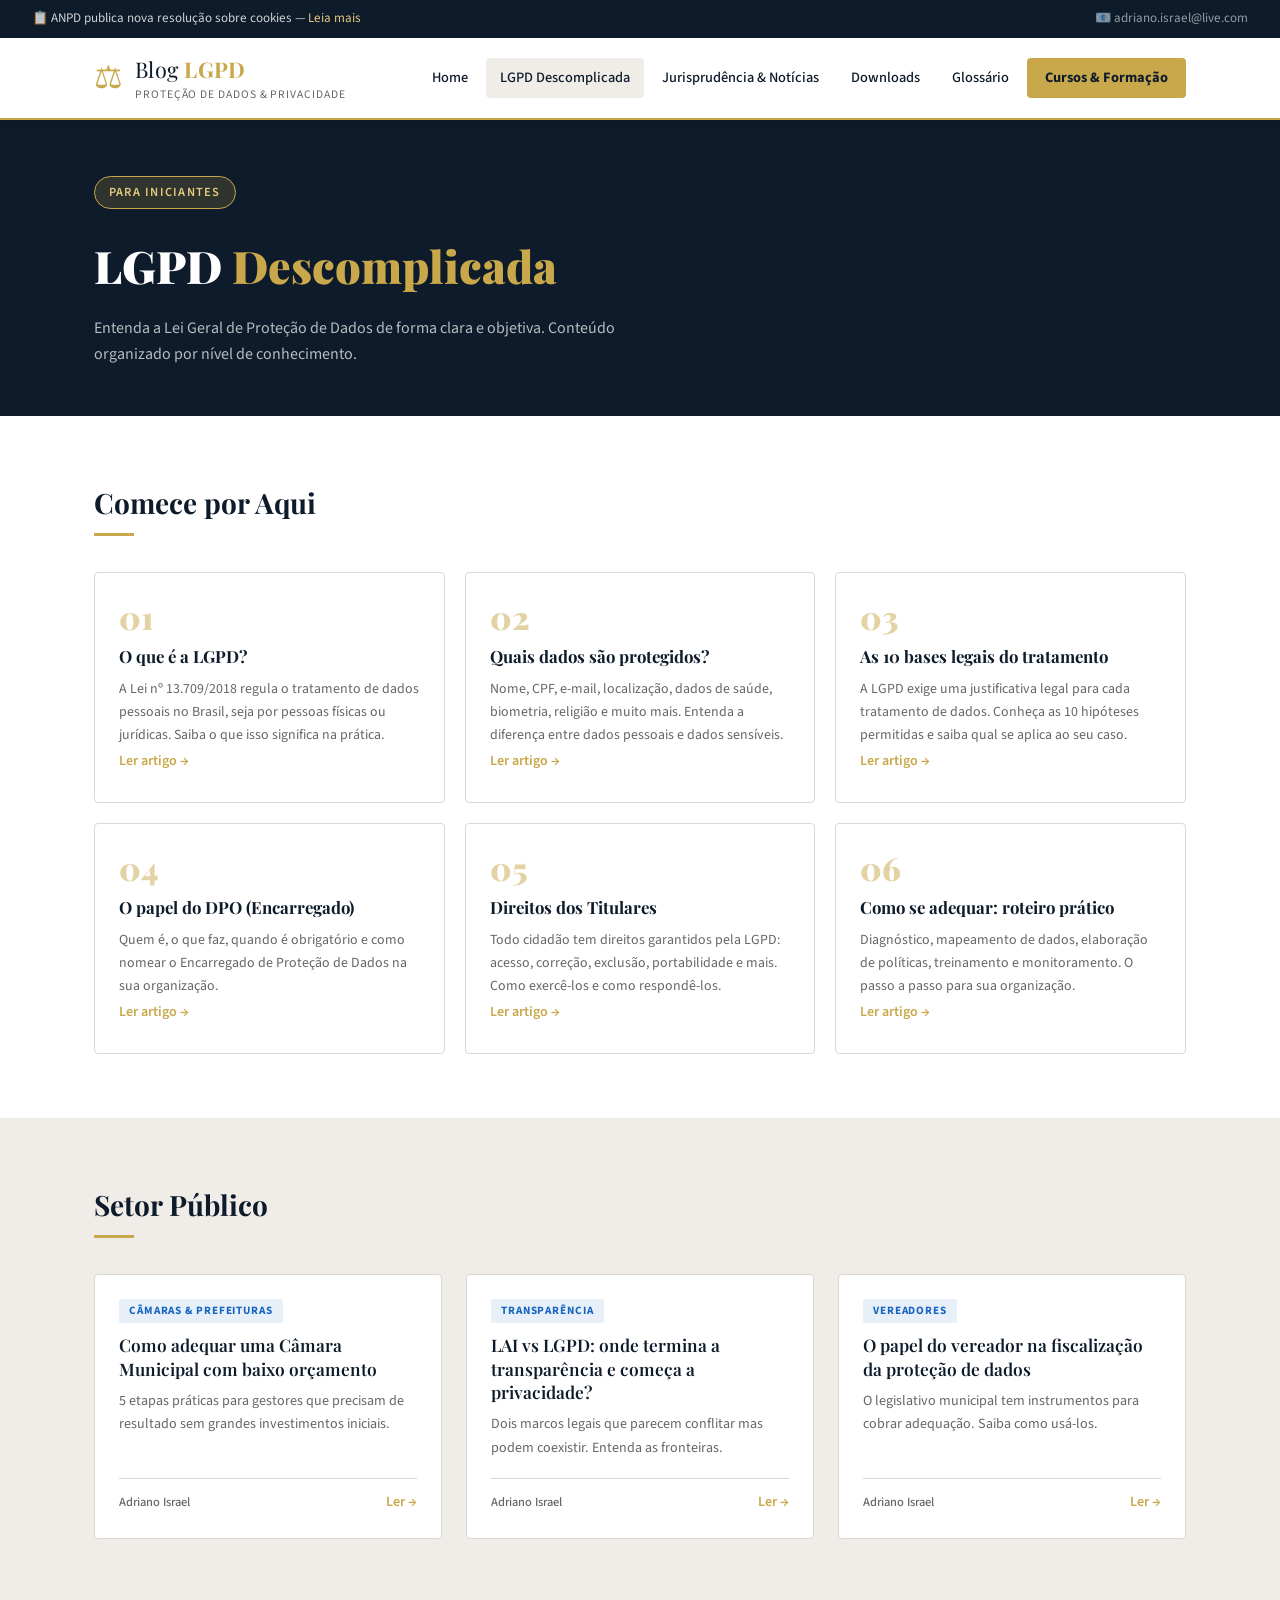
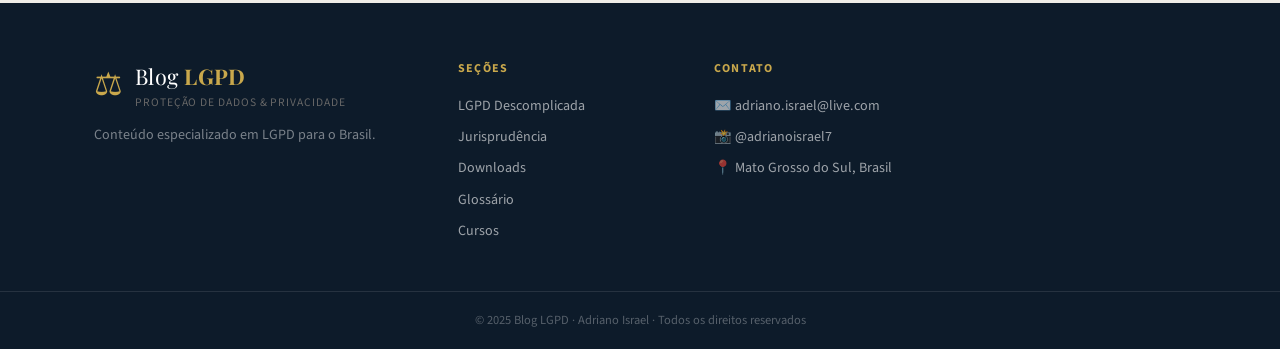
<file: lgpd-descomplicada.html>
<!DOCTYPE html>
<html lang="pt-BR">
<head>
  <meta charset="UTF-8" /><meta name="viewport" content="width=device-width, initial-scale=1.0"/>
  <title>LGPD Descomplicada | Blog LGPD</title>
  <link rel="preconnect" href="https://fonts.googleapis.com">
  <link href="https://fonts.googleapis.com/css2?family=Playfair+Display:wght@400;600;700;900&family=Source+Sans+3:wght@300;400;500;600&display=swap" rel="stylesheet">
  <link rel="stylesheet" href="style.css">
</head>
<body>
  <div class="topbar"><span>📋 ANPD publica nova resolução sobre cookies — <a href="noticias.html">Leia mais</a></span><span class="topbar-right">📧 adriano.israel@live.com</span></div>
  <header class="header" id="header">
    <div class="container header-inner">
      <div class="logo"><span class="logo-icon">⚖</span><div><span class="logo-title">Blog <strong>LGPD</strong></span><span class="logo-sub">Proteção de Dados & Privacidade</span></div></div>
      <nav class="nav" id="nav">
        <a href="index.html" class="nav-link">Home</a>
        <a href="lgpd-descomplicada.html" class="nav-link active">LGPD Descomplicada</a>
        <a href="noticias.html" class="nav-link">Jurisprudência & Notícias</a>
        <a href="downloads.html" class="nav-link">Downloads</a>
        <a href="glossario.html" class="nav-link">Glossário</a>
        <a href="cursos.html" class="nav-link nav-cta">Cursos & Formação</a>
      </nav>
      <button class="menu-toggle" id="menuToggle"><span></span><span></span><span></span></button>
    </div>
  </header>

  <section class="page-hero">
    <div class="container">
      <div class="hero-badge">Para Iniciantes</div>
      <h1>LGPD <em>Descomplicada</em></h1>
      <p>Entenda a Lei Geral de Proteção de Dados de forma clara e objetiva. Conteúdo organizado por nível de conhecimento.</p>
    </div>
  </section>

  <section class="section">
    <div class="container">
      <div class="section-header"><h2>Comece por Aqui</h2></div>
      <div class="trilha-grid">
        <div class="trilha-card">
          <div class="trilha-num">01</div>
          <h3>O que é a LGPD?</h3>
          <p>A Lei nº 13.709/2018 regula o tratamento de dados pessoais no Brasil, seja por pessoas físicas ou jurídicas. Saiba o que isso significa na prática.</p>
          <a href="#" class="btn-text">Ler artigo →</a>
        </div>
        <div class="trilha-card">
          <div class="trilha-num">02</div>
          <h3>Quais dados são protegidos?</h3>
          <p>Nome, CPF, e-mail, localização, dados de saúde, biometria, religião e muito mais. Entenda a diferença entre dados pessoais e dados sensíveis.</p>
          <a href="#" class="btn-text">Ler artigo →</a>
        </div>
        <div class="trilha-card">
          <div class="trilha-num">03</div>
          <h3>As 10 bases legais do tratamento</h3>
          <p>A LGPD exige uma justificativa legal para cada tratamento de dados. Conheça as 10 hipóteses permitidas e saiba qual se aplica ao seu caso.</p>
          <a href="#" class="btn-text">Ler artigo →</a>
        </div>
        <div class="trilha-card">
          <div class="trilha-num">04</div>
          <h3>O papel do DPO (Encarregado)</h3>
          <p>Quem é, o que faz, quando é obrigatório e como nomear o Encarregado de Proteção de Dados na sua organização.</p>
          <a href="#" class="btn-text">Ler artigo →</a>
        </div>
        <div class="trilha-card">
          <div class="trilha-num">05</div>
          <h3>Direitos dos Titulares</h3>
          <p>Todo cidadão tem direitos garantidos pela LGPD: acesso, correção, exclusão, portabilidade e mais. Como exercê-los e como respondê-los.</p>
          <a href="#" class="btn-text">Ler artigo →</a>
        </div>
        <div class="trilha-card">
          <div class="trilha-num">06</div>
          <h3>Como se adequar: roteiro prático</h3>
          <p>Diagnóstico, mapeamento de dados, elaboração de políticas, treinamento e monitoramento. O passo a passo para sua organização.</p>
          <a href="#" class="btn-text">Ler artigo →</a>
        </div>
      </div>
    </div>
  </section>

  <section class="section section-gray">
    <div class="container">
      <div class="section-header"><h2>Setor Público</h2></div>
      <div class="artigos-grid">
        <article class="artigo-card"><div class="artigo-cat setor">Câmaras & Prefeituras</div><h3>Como adequar uma Câmara Municipal com baixo orçamento</h3><p>5 etapas práticas para gestores que precisam de resultado sem grandes investimentos iniciais.</p><div class="artigo-footer"><span class="autor">Adriano Israel</span><a href="#" class="btn-text">Ler →</a></div></article>
        <article class="artigo-card"><div class="artigo-cat setor">Transparência</div><h3>LAI vs LGPD: onde termina a transparência e começa a privacidade?</h3><p>Dois marcos legais que parecem conflitar mas podem coexistir. Entenda as fronteiras.</p><div class="artigo-footer"><span class="autor">Adriano Israel</span><a href="#" class="btn-text">Ler →</a></div></article>
        <article class="artigo-card"><div class="artigo-cat setor">Vereadores</div><h3>O papel do vereador na fiscalização da proteção de dados</h3><p>O legislativo municipal tem instrumentos para cobrar adequação. Saiba como usá-los.</p><div class="artigo-footer"><span class="autor">Adriano Israel</span><a href="#" class="btn-text">Ler →</a></div></article>
      </div>
    </div>
  </section>

  <footer class="footer"><div class="container footer-grid"><div><div class="logo"><span class="logo-icon">⚖</span><div><span class="logo-title">Blog <strong>LGPD</strong></span><span class="logo-sub">Proteção de Dados & Privacidade</span></div></div><p class="footer-desc">Conteúdo especializado em LGPD para o Brasil.</p></div><div><h4>Seções</h4><ul><li><a href="lgpd-descomplicada.html">LGPD Descomplicada</a></li><li><a href="noticias.html">Jurisprudência</a></li><li><a href="downloads.html">Downloads</a></li><li><a href="glossario.html">Glossário</a></li><li><a href="cursos.html">Cursos</a></li></ul></div><div><h4>Contato</h4><ul><li>✉️ adriano.israel@live.com</li><li>📸 @adrianoisrael7</li><li>📍 Mato Grosso do Sul, Brasil</li></ul></div></div><div class="footer-bottom"><p>© 2025 Blog LGPD · Adriano Israel · Todos os direitos reservados</p></div></footer>
  <script src="script.js"></script>
</body>
</html>
</file>
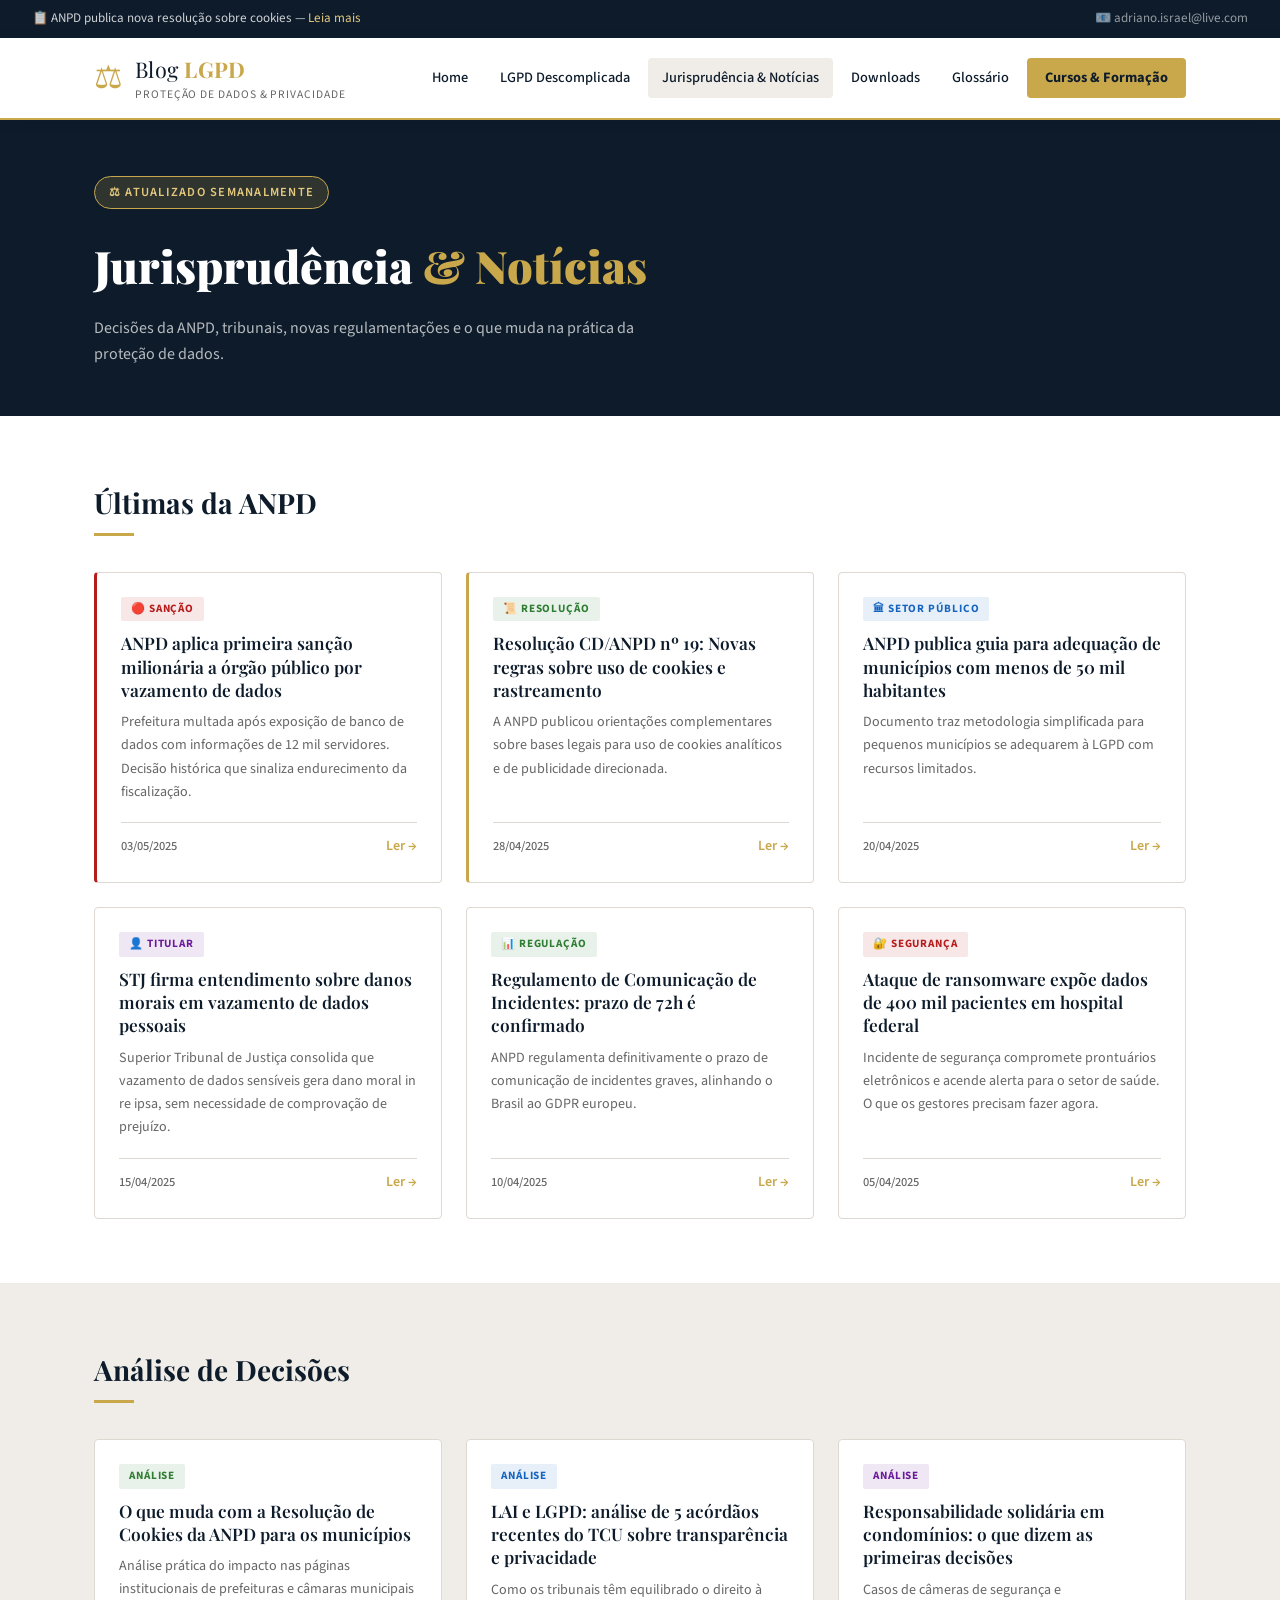
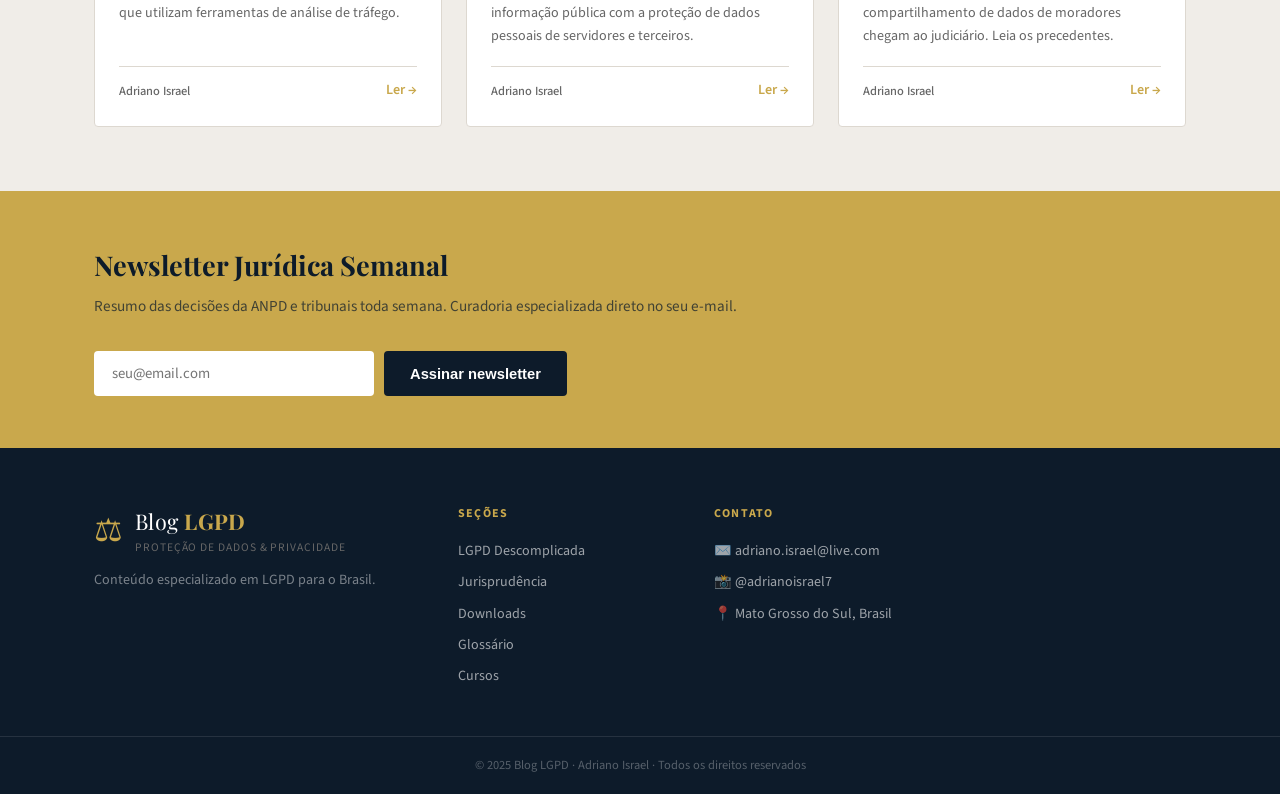
<file: noticias.html>
<!DOCTYPE html>
<html lang="pt-BR">
<head>
  <meta charset="UTF-8"/><meta name="viewport" content="width=device-width, initial-scale=1.0"/>
  <title>Jurisprudência & Notícias | Blog LGPD</title>
  <link rel="preconnect" href="https://fonts.googleapis.com">
  <link href="https://fonts.googleapis.com/css2?family=Playfair+Display:wght@400;600;700;900&family=Source+Sans+3:wght@300;400;500;600&display=swap" rel="stylesheet">
  <link rel="stylesheet" href="style.css">
</head>
<body>
  <div class="topbar"><span>📋 ANPD publica nova resolução sobre cookies — <a href="noticias.html">Leia mais</a></span><span class="topbar-right">📧 adriano.israel@live.com</span></div>
  <header class="header" id="header">
    <div class="container header-inner">
      <div class="logo"><span class="logo-icon">⚖</span><div><span class="logo-title">Blog <strong>LGPD</strong></span><span class="logo-sub">Proteção de Dados & Privacidade</span></div></div>
      <nav class="nav" id="nav">
        <a href="index.html" class="nav-link">Home</a>
        <a href="lgpd-descomplicada.html" class="nav-link">LGPD Descomplicada</a>
        <a href="noticias.html" class="nav-link active">Jurisprudência & Notícias</a>
        <a href="downloads.html" class="nav-link">Downloads</a>
        <a href="glossario.html" class="nav-link">Glossário</a>
        <a href="cursos.html" class="nav-link nav-cta">Cursos & Formação</a>
      </nav>
      <button class="menu-toggle" id="menuToggle"><span></span><span></span><span></span></button>
    </div>
  </header>

  <section class="page-hero">
    <div class="container">
      <div class="hero-badge">⚖ Atualizado Semanalmente</div>
      <h1>Jurisprudência <em>& Notícias</em></h1>
      <p>Decisões da ANPD, tribunais, novas regulamentações e o que muda na prática da proteção de dados.</p>
    </div>
  </section>

  <section class="section">
    <div class="container">
      <div class="section-header"><h2>Últimas da ANPD</h2></div>
      <div class="artigos-grid">
        <article class="artigo-card" style="border-left:3px solid #b71c1c">
          <div class="artigo-cat seguranca">🔴 Sanção</div>
          <h3>ANPD aplica primeira sanção milionária a órgão público por vazamento de dados</h3>
          <p>Prefeitura multada após exposição de banco de dados com informações de 12 mil servidores. Decisão histórica que sinaliza endurecimento da fiscalização.</p>
          <div class="artigo-footer"><span class="autor">03/05/2025</span><a href="#" class="btn-text">Ler →</a></div>
        </article>
        <article class="artigo-card" style="border-left:3px solid var(--gold)">
          <div class="artigo-cat governanca">📜 Resolução</div>
          <h3>Resolução CD/ANPD nº 19: Novas regras sobre uso de cookies e rastreamento</h3>
          <p>A ANPD publicou orientações complementares sobre bases legais para uso de cookies analíticos e de publicidade direcionada.</p>
          <div class="artigo-footer"><span class="autor">28/04/2025</span><a href="#" class="btn-text">Ler →</a></div>
        </article>
        <article class="artigo-card">
          <div class="artigo-cat setor">🏛 Setor Público</div>
          <h3>ANPD publica guia para adequação de municípios com menos de 50 mil habitantes</h3>
          <p>Documento traz metodologia simplificada para pequenos municípios se adequarem à LGPD com recursos limitados.</p>
          <div class="artigo-footer"><span class="autor">20/04/2025</span><a href="#" class="btn-text">Ler →</a></div>
        </article>
        <article class="artigo-card">
          <div class="artigo-cat direitos">👤 Titular</div>
          <h3>STJ firma entendimento sobre danos morais em vazamento de dados pessoais</h3>
          <p>Superior Tribunal de Justiça consolida que vazamento de dados sensíveis gera dano moral in re ipsa, sem necessidade de comprovação de prejuízo.</p>
          <div class="artigo-footer"><span class="autor">15/04/2025</span><a href="#" class="btn-text">Ler →</a></div>
        </article>
        <article class="artigo-card">
          <div class="artigo-cat governanca">📊 Regulação</div>
          <h3>Regulamento de Comunicação de Incidentes: prazo de 72h é confirmado</h3>
          <p>ANPD regulamenta definitivamente o prazo de comunicação de incidentes graves, alinhando o Brasil ao GDPR europeu.</p>
          <div class="artigo-footer"><span class="autor">10/04/2025</span><a href="#" class="btn-text">Ler →</a></div>
        </article>
        <article class="artigo-card">
          <div class="artigo-cat seguranca">🔐 Segurança</div>
          <h3>Ataque de ransomware expõe dados de 400 mil pacientes em hospital federal</h3>
          <p>Incidente de segurança compromete prontuários eletrônicos e acende alerta para o setor de saúde. O que os gestores precisam fazer agora.</p>
          <div class="artigo-footer"><span class="autor">05/04/2025</span><a href="#" class="btn-text">Ler →</a></div>
        </article>
      </div>
    </div>
  </section>

  <section class="section section-gray">
    <div class="container">
      <div class="section-header"><h2>Análise de Decisões</h2></div>
      <div class="artigos-grid">
        <article class="artigo-card">
          <div class="artigo-cat governanca">Análise</div>
          <h3>O que muda com a Resolução de Cookies da ANPD para os municípios</h3>
          <p>Análise prática do impacto nas páginas institucionais de prefeituras e câmaras municipais que utilizam ferramentas de análise de tráfego.</p>
          <div class="artigo-footer"><span class="autor">Adriano Israel</span><a href="#" class="btn-text">Ler →</a></div>
        </article>
        <article class="artigo-card">
          <div class="artigo-cat setor">Análise</div>
          <h3>LAI e LGPD: análise de 5 acórdãos recentes do TCU sobre transparência e privacidade</h3>
          <p>Como os tribunais têm equilibrado o direito à informação pública com a proteção de dados pessoais de servidores e terceiros.</p>
          <div class="artigo-footer"><span class="autor">Adriano Israel</span><a href="#" class="btn-text">Ler →</a></div>
        </article>
        <article class="artigo-card">
          <div class="artigo-cat direitos">Análise</div>
          <h3>Responsabilidade solidária em condomínios: o que dizem as primeiras decisões</h3>
          <p>Casos de câmeras de segurança e compartilhamento de dados de moradores chegam ao judiciário. Leia os precedentes.</p>
          <div class="artigo-footer"><span class="autor">Adriano Israel</span><a href="#" class="btn-text">Ler →</a></div>
        </article>
      </div>
    </div>
  </section>

  <section class="section-newsletter">
    <div class="container newsletter-inner">
      <div><h2>Newsletter Jurídica Semanal</h2><p>Resumo das decisões da ANPD e tribunais toda semana. Curadoria especializada direto no seu e-mail.</p></div>
      <form class="newsletter-form" onsubmit="return false;"><input type="email" placeholder="seu@email.com" required /><button type="submit" class="btn btn-primary">Assinar newsletter</button></form>
    </div>
  </section>

  <footer class="footer"><div class="container footer-grid"><div><div class="logo"><span class="logo-icon">⚖</span><div><span class="logo-title">Blog <strong>LGPD</strong></span><span class="logo-sub">Proteção de Dados & Privacidade</span></div></div><p class="footer-desc">Conteúdo especializado em LGPD para o Brasil.</p></div><div><h4>Seções</h4><ul><li><a href="lgpd-descomplicada.html">LGPD Descomplicada</a></li><li><a href="noticias.html">Jurisprudência</a></li><li><a href="downloads.html">Downloads</a></li><li><a href="glossario.html">Glossário</a></li><li><a href="cursos.html">Cursos</a></li></ul></div><div><h4>Contato</h4><ul><li>✉️ adriano.israel@live.com</li><li>📸 @adrianoisrael7</li><li>📍 Mato Grosso do Sul, Brasil</li></ul></div></div><div class="footer-bottom"><p>© 2025 Blog LGPD · Adriano Israel · Todos os direitos reservados</p></div></footer>
  <script src="script.js"></script>
</body>
</html>
</file>
<file: style.css>
/* ============================================
   BLOG LGPD — style.css
   Paleta: Azul marinho institucional + dourado
   Fontes: Playfair Display + Source Sans 3
============================================ */

:root {
  --navy: #0d1b2a;
  --navy-mid: #1a2e45;
  --navy-light: #234060;
  --gold: #c9a84c;
  --gold-light: #e4c97e;
  --off-white: #f7f5f0;
  --gray-bg: #f0ede8;
  --gray-border: #ddd8d0;
  --text: #1a1a1a;
  --text-muted: #666;
  --white: #ffffff;
  --setor: #1565c0;
  --governanca: #2e7d32;
  --seguranca: #b71c1c;
  --direitos: #6a1b9a;
  --radius: 4px;
  --shadow: 0 2px 12px rgba(13,27,42,0.10);
  --shadow-lg: 0 8px 32px rgba(13,27,42,0.15);
}

*, *::before, *::after { box-sizing: border-box; margin: 0; padding: 0; }

html { scroll-behavior: smooth; }

body {
  font-family: 'Source Sans 3', sans-serif;
  color: var(--text);
  background: var(--white);
  line-height: 1.65;
}

a { color: inherit; text-decoration: none; }
ul { list-style: none; }
img { max-width: 100%; }

.container {
  max-width: 1140px;
  margin: 0 auto;
  padding: 0 24px;
}

/* ── TOPBAR ── */
.topbar {
  background: var(--navy);
  color: rgba(255,255,255,0.8);
  font-size: 0.82rem;
  padding: 8px 32px;
  display: flex;
  justify-content: space-between;
  align-items: center;
  gap: 12px;
}
.topbar a { color: var(--gold-light); }
.topbar-right { opacity: 0.7; }

/* ── HEADER ── */
.header {
  position: sticky;
  top: 0;
  z-index: 100;
  background: var(--white);
  border-bottom: 2px solid var(--gold);
  box-shadow: var(--shadow);
}
.header-inner {
  display: flex;
  align-items: center;
  justify-content: space-between;
  padding-top: 14px;
  padding-bottom: 14px;
  gap: 24px;
}
.logo {
  display: flex;
  align-items: center;
  gap: 12px;
}
.logo-icon {
  font-size: 2rem;
  color: var(--gold);
  line-height: 1;
}
.logo-title {
  display: block;
  font-family: 'Playfair Display', serif;
  font-size: 1.35rem;
  color: var(--navy);
  letter-spacing: 0.02em;
}
.logo-title strong { color: var(--gold); }
.logo-sub {
  display: block;
  font-size: 0.72rem;
  color: var(--text-muted);
  letter-spacing: 0.08em;
  text-transform: uppercase;
  margin-top: -2px;
}
.nav {
  display: flex;
  align-items: center;
  gap: 4px;
}
.nav-link {
  padding: 8px 14px;
  font-size: 0.9rem;
  font-weight: 500;
  color: var(--navy);
  border-radius: var(--radius);
  transition: background 0.2s, color 0.2s;
  white-space: nowrap;
}
.nav-link:hover, .nav-link.active {
  background: var(--gray-bg);
  color: var(--navy);
}
.nav-cta {
  background: var(--gold);
  color: var(--navy) !important;
  font-weight: 700;
  padding: 8px 18px;
}
.nav-cta:hover { background: var(--gold-light); }
.menu-toggle {
  display: none;
  flex-direction: column;
  gap: 5px;
  background: none;
  border: none;
  cursor: pointer;
  padding: 4px;
}
.menu-toggle span {
  display: block;
  width: 24px;
  height: 2px;
  background: var(--navy);
  transition: 0.3s;
}

/* ── HERO ── */
.hero {
  position: relative;
  background: var(--navy);
  color: var(--white);
  padding: 80px 0 70px;
  overflow: hidden;
}
.hero-bg {
  position: absolute;
  inset: 0;
  background: 
    radial-gradient(ellipse 60% 60% at 80% 50%, rgba(201,168,76,0.13) 0%, transparent 70%),
    repeating-linear-gradient(
      -55deg,
      transparent,
      transparent 40px,
      rgba(255,255,255,0.02) 40px,
      rgba(255,255,255,0.02) 41px
    );
}
.hero-content {
  position: relative;
  max-width: 680px;
}
.hero-badge {
  display: inline-block;
  background: rgba(201,168,76,0.18);
  border: 1px solid var(--gold);
  color: var(--gold-light);
  font-size: 0.78rem;
  font-weight: 600;
  letter-spacing: 0.1em;
  text-transform: uppercase;
  padding: 5px 14px;
  border-radius: 20px;
  margin-bottom: 20px;
}
.hero-title {
  font-family: 'Playfair Display', serif;
  font-size: clamp(2.2rem, 5vw, 3.6rem);
  font-weight: 900;
  line-height: 1.15;
  margin-bottom: 20px;
}
.hero-title em {
  color: var(--gold);
  font-style: normal;
}
.hero-desc {
  font-size: 1.1rem;
  color: rgba(255,255,255,0.75);
  max-width: 540px;
  margin-bottom: 32px;
  line-height: 1.7;
}
.hero-actions {
  display: flex;
  gap: 14px;
  flex-wrap: wrap;
  margin-bottom: 48px;
}
.hero-stats {
  display: flex;
  gap: 36px;
  flex-wrap: wrap;
  border-top: 1px solid rgba(255,255,255,0.12);
  padding-top: 28px;
}
.stat { display: flex; flex-direction: column; }
.stat strong {
  font-family: 'Playfair Display', serif;
  font-size: 1.6rem;
  color: var(--gold);
  line-height: 1.1;
}
.stat span {
  font-size: 0.78rem;
  color: rgba(255,255,255,0.55);
  text-transform: uppercase;
  letter-spacing: 0.07em;
}

/* ── BUTTONS ── */
.btn {
  display: inline-flex;
  align-items: center;
  gap: 8px;
  padding: 12px 24px;
  border-radius: var(--radius);
  font-size: 0.92rem;
  font-weight: 600;
  cursor: pointer;
  transition: all 0.2s;
  border: 2px solid transparent;
  white-space: nowrap;
}
.btn-primary {
  background: var(--gold);
  color: var(--navy);
  border-color: var(--gold);
}
.btn-primary:hover { background: var(--gold-light); border-color: var(--gold-light); }
.btn-outline {
  background: transparent;
  color: var(--white);
  border-color: rgba(255,255,255,0.4);
}
.btn-outline:hover { border-color: var(--white); background: rgba(255,255,255,0.08); }
.btn-white {
  background: var(--white);
  color: var(--navy);
  border-color: var(--white);
}
.btn-white:hover { background: var(--off-white); }
.btn-sm { padding: 8px 16px; font-size: 0.82rem; }
.btn-text {
  color: var(--gold);
  font-weight: 600;
  font-size: 0.88rem;
  display: inline-flex;
  align-items: center;
  gap: 4px;
  transition: gap 0.2s;
}
.btn-text:hover { gap: 8px; }

/* ── SECTIONS ── */
.section { padding: 64px 0; }
.section-gray { background: var(--gray-bg); }
.section-header {
  display: flex;
  align-items: baseline;
  justify-content: space-between;
  margin-bottom: 36px;
}
.section-header h2 {
  font-family: 'Playfair Display', serif;
  font-size: 1.75rem;
  color: var(--navy);
  position: relative;
  padding-bottom: 10px;
}
.section-header h2::after {
  content: '';
  position: absolute;
  bottom: 0;
  left: 0;
  width: 40px;
  height: 3px;
  background: var(--gold);
}
.ver-mais {
  font-size: 0.88rem;
  font-weight: 600;
  color: var(--gold);
}
.ver-mais:hover { text-decoration: underline; }

/* ── DESTAQUES ── */
.destaque-grid {
  display: grid;
  grid-template-columns: 1fr 340px;
  gap: 24px;
}
.card-tag {
  display: inline-block;
  font-size: 0.72rem;
  font-weight: 700;
  letter-spacing: 0.08em;
  text-transform: uppercase;
  margin-bottom: 12px;
  color: var(--gold);
  background: rgba(201,168,76,0.1);
  padding: 3px 10px;
  border-radius: 2px;
}
.destaque-principal {
  background: var(--navy);
  color: var(--white);
  padding: 36px;
  border-radius: var(--radius);
  display: flex;
  flex-direction: column;
  gap: 12px;
}
.destaque-principal h3 {
  font-family: 'Playfair Display', serif;
  font-size: 1.55rem;
  font-weight: 700;
  line-height: 1.3;
}
.destaque-principal p { color: rgba(255,255,255,0.72); font-size: 0.95rem; }
.destaque-principal .card-meta { color: rgba(255,255,255,0.45); margin-top: auto; }
.destaque-side { display: flex; flex-direction: column; gap: 16px; }
.mini-card {
  background: var(--white);
  border: 1px solid var(--gray-border);
  border-left: 3px solid var(--gold);
  padding: 18px 20px;
  border-radius: var(--radius);
  transition: box-shadow 0.2s;
}
.mini-card:hover { box-shadow: var(--shadow); }
.mini-card h4 {
  font-family: 'Playfair Display', serif;
  font-size: 1rem;
  font-weight: 600;
  margin-bottom: 8px;
  line-height: 1.4;
}
.card-meta {
  display: flex;
  gap: 16px;
  font-size: 0.78rem;
  color: var(--text-muted);
}

/* ── CATEGORIAS ── */
.cat-grid {
  display: grid;
  grid-template-columns: repeat(3, 1fr);
  gap: 20px;
}
.cat-card {
  background: var(--white);
  border: 1px solid var(--gray-border);
  padding: 28px 24px;
  border-radius: var(--radius);
  transition: all 0.25s;
  cursor: pointer;
  display: block;
}
.cat-card:hover {
  border-color: var(--gold);
  box-shadow: var(--shadow-lg);
  transform: translateY(-3px);
}
.cat-icon { font-size: 2rem; margin-bottom: 14px; }
.cat-card h3 {
  font-family: 'Playfair Display', serif;
  font-size: 1.1rem;
  margin-bottom: 8px;
  color: var(--navy);
}
.cat-card p { font-size: 0.88rem; color: var(--text-muted); line-height: 1.6; }
.cat-count {
  display: inline-block;
  margin-top: 14px;
  font-size: 0.75rem;
  font-weight: 700;
  color: var(--gold);
  letter-spacing: 0.06em;
  text-transform: uppercase;
}

/* ── ARTIGOS ── */
.artigos-grid {
  display: grid;
  grid-template-columns: repeat(3, 1fr);
  gap: 24px;
}
.artigo-card {
  background: var(--white);
  border: 1px solid var(--gray-border);
  border-radius: var(--radius);
  padding: 24px;
  display: flex;
  flex-direction: column;
  gap: 10px;
  transition: box-shadow 0.2s;
}
.artigo-card:hover { box-shadow: var(--shadow); }
.artigo-cat {
  display: inline-block;
  font-size: 0.7rem;
  font-weight: 700;
  text-transform: uppercase;
  letter-spacing: 0.08em;
  padding: 3px 10px;
  border-radius: 2px;
  width: fit-content;
}
.artigo-cat.setor { background: rgba(21,101,192,0.1); color: var(--setor); }
.artigo-cat.governanca { background: rgba(46,125,50,0.1); color: var(--governanca); }
.artigo-cat.seguranca { background: rgba(183,28,28,0.1); color: var(--seguranca); }
.artigo-cat.direitos { background: rgba(106,27,154,0.1); color: var(--direitos); }
.artigo-card h3 {
  font-family: 'Playfair Display', serif;
  font-size: 1.08rem;
  font-weight: 600;
  line-height: 1.35;
  color: var(--navy);
}
.artigo-card p { font-size: 0.88rem; color: var(--text-muted); flex: 1; }
.artigo-footer {
  display: flex;
  align-items: center;
  justify-content: space-between;
  margin-top: 8px;
  padding-top: 12px;
  border-top: 1px solid var(--gray-border);
}
.autor { font-size: 0.78rem; color: var(--text-muted); font-weight: 500; }

/* ── CTA CURSOS ── */
.section-cta {
  background: linear-gradient(135deg, var(--navy) 0%, var(--navy-light) 100%);
  padding: 72px 0;
  position: relative;
  overflow: hidden;
}
.section-cta::before {
  content: '⚖';
  position: absolute;
  right: -40px;
  top: -40px;
  font-size: 18rem;
  opacity: 0.04;
  line-height: 1;
}
.cta-inner { position: relative; }
.cta-text h2 {
  font-family: 'Playfair Display', serif;
  font-size: 2.2rem;
  color: var(--white);
  margin-bottom: 12px;
}
.cta-text > p { color: rgba(255,255,255,0.7); margin-bottom: 32px; font-size: 1.05rem; }
.cursos-preview {
  display: flex;
  flex-direction: column;
  gap: 14px;
  margin-bottom: 32px;
}
.curso-item {
  display: flex;
  align-items: center;
  gap: 16px;
  background: rgba(255,255,255,0.07);
  border: 1px solid rgba(255,255,255,0.1);
  border-radius: var(--radius);
  padding: 14px 20px;
}
.curso-item strong { color: var(--white); font-size: 0.95rem; flex: 1; }
.curso-item span:last-child { color: rgba(255,255,255,0.5); font-size: 0.82rem; }
.curso-nivel {
  font-size: 0.68rem;
  font-weight: 800;
  text-transform: uppercase;
  letter-spacing: 0.1em;
  padding: 4px 10px;
  border-radius: 20px;
  white-space: nowrap;
}
.gratuito { background: rgba(46,125,50,0.3); color: #81c784; }
.pago { background: rgba(201,168,76,0.3); color: var(--gold-light); }
.avancado { background: rgba(183,28,28,0.3); color: #ef9a9a; }

/* ── DOWNLOADS ── */
.downloads-grid { display: flex; flex-direction: column; gap: 14px; }
.download-card {
  display: flex;
  align-items: center;
  gap: 18px;
  background: var(--white);
  border: 1px solid var(--gray-border);
  border-radius: var(--radius);
  padding: 18px 24px;
  transition: box-shadow 0.2s;
}
.download-card:hover { box-shadow: var(--shadow); }
.download-icon { font-size: 2rem; flex-shrink: 0; }
.download-card h4 { font-size: 0.98rem; font-weight: 600; color: var(--navy); margin-bottom: 3px; }
.download-card p { font-size: 0.83rem; color: var(--text-muted); }
.download-card .btn-outline {
  margin-left: auto;
  color: var(--navy);
  border-color: var(--gray-border);
  flex-shrink: 0;
}
.download-card .btn-outline:hover { border-color: var(--gold); color: var(--gold); }

/* ── NEWSLETTER ── */
.section-newsletter {
  background: var(--gold);
  padding: 52px 0;
}
.newsletter-inner {
  display: flex;
  align-items: center;
  justify-content: space-between;
  gap: 32px;
  flex-wrap: wrap;
}
.newsletter-inner h2 {
  font-family: 'Playfair Display', serif;
  font-size: 1.7rem;
  color: var(--navy);
  margin-bottom: 6px;
}
.newsletter-inner p { color: rgba(13,27,42,0.72); font-size: 0.95rem; }
.newsletter-form {
  display: flex;
  gap: 10px;
  flex-shrink: 0;
}
.newsletter-form input {
  padding: 12px 18px;
  border: none;
  border-radius: var(--radius);
  font-size: 0.92rem;
  width: 280px;
  font-family: inherit;
  outline: 2px solid transparent;
  transition: outline 0.2s;
}
.newsletter-form input:focus { outline-color: var(--navy); }
.newsletter-form .btn-primary { background: var(--navy); color: var(--white); border-color: var(--navy); }
.newsletter-form .btn-primary:hover { background: var(--navy-mid); }

/* ── AUTOR ── */
.autor-section {
  display: flex;
  align-items: center;
  gap: 36px;
}
.autor-avatar {
  width: 100px;
  height: 100px;
  border-radius: 50%;
  background: var(--navy);
  color: var(--gold);
  font-family: 'Playfair Display', serif;
  font-size: 2rem;
  font-weight: 700;
  display: flex;
  align-items: center;
  justify-content: center;
  flex-shrink: 0;
  border: 3px solid var(--gold);
}
.autor-info h2 {
  font-family: 'Playfair Display', serif;
  font-size: 1.5rem;
  color: var(--navy);
}
.autor-cargo {
  color: var(--gold);
  font-size: 0.85rem;
  font-weight: 700;
  text-transform: uppercase;
  letter-spacing: 0.08em;
  margin-bottom: 10px;
}
.autor-info p { color: var(--text-muted); font-size: 0.93rem; max-width: 580px; }
.autor-contatos {
  display: flex;
  gap: 24px;
  margin-top: 14px;
  flex-wrap: wrap;
}
.autor-contatos a {
  font-size: 0.88rem;
  font-weight: 600;
  color: var(--navy);
}
.autor-contatos a:hover { color: var(--gold); }

/* ── FOOTER ── */
.footer {
  background: var(--navy);
  color: rgba(255,255,255,0.6);
  padding: 56px 0 0;
}
.footer-grid {
  display: grid;
  grid-template-columns: 1.5fr 1fr 1fr 1fr;
  gap: 40px;
  padding-bottom: 40px;
}
.footer .logo-title { color: var(--white); }
.footer-desc { font-size: 0.88rem; margin-top: 12px; color: rgba(255,255,255,0.45); }
.footer h4 {
  font-size: 0.75rem;
  font-weight: 700;
  text-transform: uppercase;
  letter-spacing: 0.1em;
  color: var(--gold);
  margin-bottom: 16px;
}
.footer ul li {
  margin-bottom: 8px;
  font-size: 0.88rem;
}
.footer ul a:hover { color: var(--white); }
.footer-bottom {
  border-top: 1px solid rgba(255,255,255,0.1);
  text-align: center;
  padding: 18px 0;
  font-size: 0.78rem;
  color: rgba(255,255,255,0.3);
}

/* ── PAGE HERO (páginas internas) ── */
.page-hero {
  background: var(--navy);
  color: var(--white);
  padding: 56px 0 48px;
}
.page-hero h1 {
  font-family: 'Playfair Display', serif;
  font-size: clamp(1.8rem, 4vw, 2.8rem);
  font-weight: 900;
  margin-bottom: 12px;
}
.page-hero h1 em { color: var(--gold); font-style: normal; }
.page-hero p { color: rgba(255,255,255,0.7); max-width: 560px; font-size: 1rem; }

/* ── TRILHA ── */
.trilha-grid {
  display: grid;
  grid-template-columns: repeat(3, 1fr);
  gap: 20px;
}
.trilha-card {
  background: var(--white);
  border: 1px solid var(--gray-border);
  border-radius: var(--radius);
  padding: 28px 24px;
  transition: all 0.25s;
}
.trilha-card:hover { box-shadow: var(--shadow-lg); border-color: var(--gold); }
.trilha-num {
  font-family: 'Playfair Display', serif;
  font-size: 2rem;
  font-weight: 900;
  color: var(--gold);
  opacity: 0.5;
  margin-bottom: 10px;
  line-height: 1;
}
.trilha-card h3 {
  font-family: 'Playfair Display', serif;
  font-size: 1.05rem;
  color: var(--navy);
  margin-bottom: 8px;
}
.trilha-card p { font-size: 0.87rem; color: var(--text-muted); line-height: 1.65; }

@media (max-width: 760px) {
  .trilha-grid { grid-template-columns: 1fr; }
}

/* ── RESPONSIVE ── */
@media (max-width: 900px) {
  .destaque-grid { grid-template-columns: 1fr; }
  .cat-grid { grid-template-columns: repeat(2, 1fr); }
  .artigos-grid { grid-template-columns: repeat(2, 1fr); }
  .footer-grid { grid-template-columns: 1fr 1fr; }
}

@media (max-width: 640px) {
  .topbar { font-size: 0.72rem; padding: 6px 16px; }
  .topbar-right { display: none; }
  .nav { display: none; flex-direction: column; position: absolute; top: 100%; left: 0; right: 0; background: var(--white); padding: 16px; box-shadow: var(--shadow-lg); gap: 4px; }
  .nav.open { display: flex; }
  .menu-toggle { display: flex; }
  .cat-grid { grid-template-columns: 1fr; }
  .artigos-grid { grid-template-columns: 1fr; }
  .footer-grid { grid-template-columns: 1fr; }
  .newsletter-inner { flex-direction: column; align-items: flex-start; }
  .newsletter-form { flex-direction: column; width: 100%; }
  .newsletter-form input { width: 100%; }
  .autor-section { flex-direction: column; text-align: center; }
  .autor-contatos { justify-content: center; }
}
</file>
